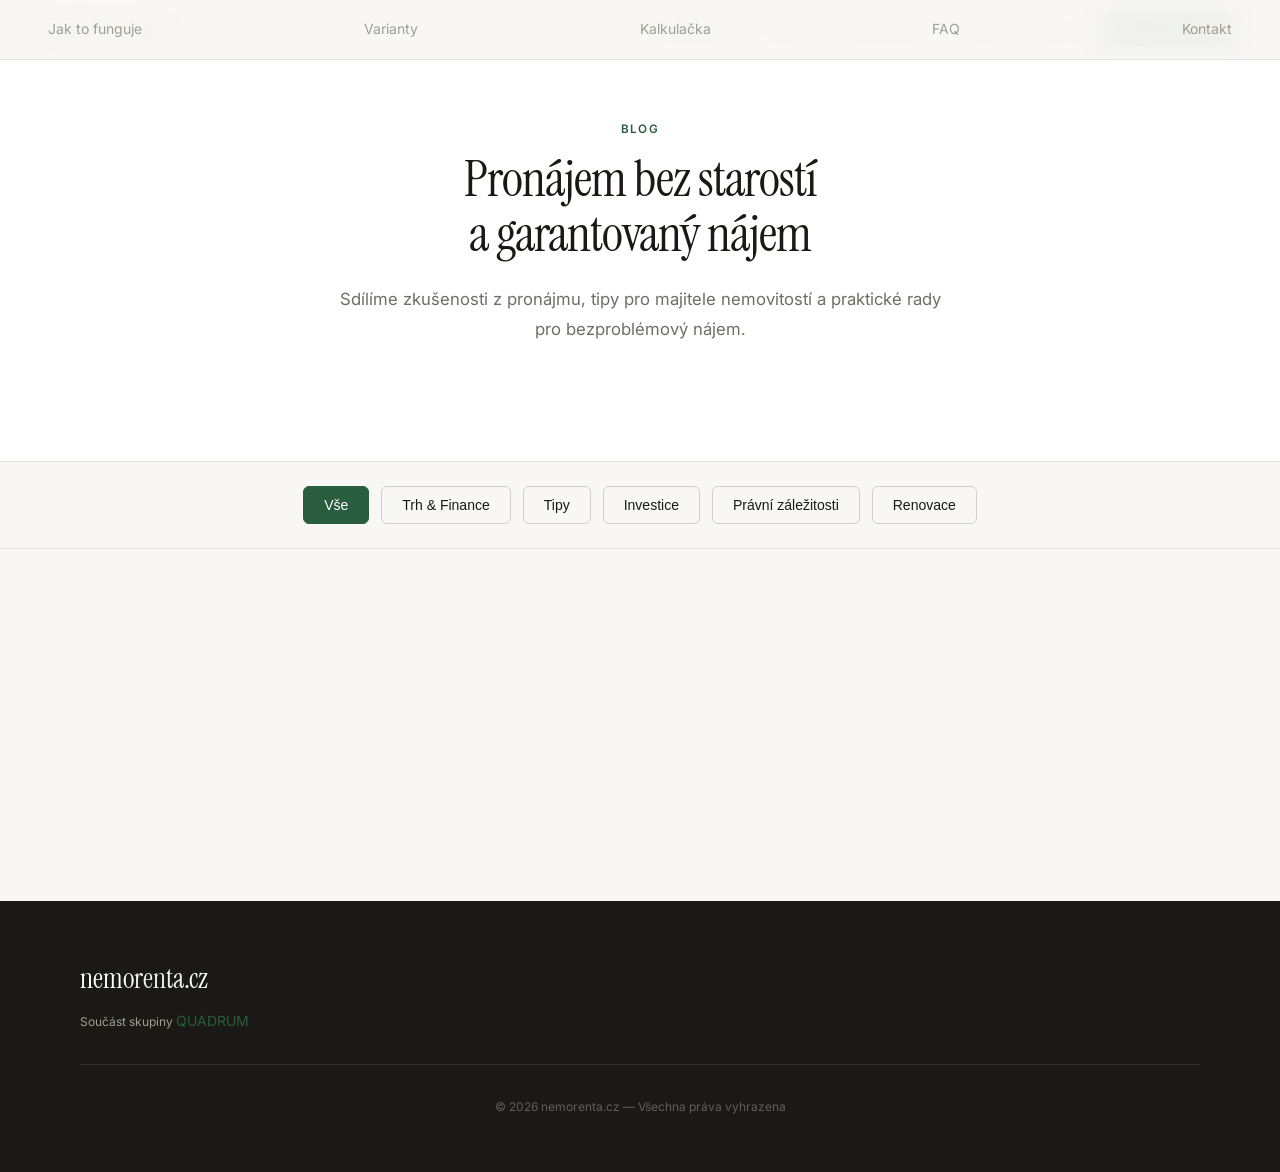
<file: blog/index.html>
<!DOCTYPE html>
<html lang="cs">
<head>
    <meta charset="UTF-8">
    <meta name="viewport" content="width=device-width, initial-scale=1.0">
    <meta name="description" content="Blog nemorenta.cz — Články o pronájmu nemovitostí, správě nájemníků a garantovaném nájmu.">
    <meta name="robots" content="index, follow">
    <meta property="og:title" content="Blog | nemorenta.cz">
    <meta property="og:description" content="Články o pronájmu nemovitostí, správě nájemníků a garantovaném nájmu.">
    <meta property="og:url" content="https://www.nemorenta.cz/blog/">
    <meta property="og:type" content="website">
    <meta property="og:locale" content="cs_CZ">
    <meta property="og:site_name" content="nemorenta.cz">
    <title>Blog | nemorenta.cz</title>
    <link rel="canonical" href="https://www.nemorenta.cz/blog/">

    <link rel="preconnect" href="https://fonts.googleapis.com">
    <link rel="preconnect" href="https://fonts.gstatic.com" crossorigin>
    <link href="https://fonts.googleapis.com/css2?family=Instrument+Serif:ital@0;1&family=Inter:wght@300;400;500;600&display=swap" rel="stylesheet">
    <style>
      :root {
        --white: #ffffff;
        --bg: #f8f7f5;
        --bg2: #f2f1ee;
        --border: #e4e2dd;
        --border2: #d0cec8;
        --text: #1a1916;
        --muted: #706d65;
        --subtle: #a09d96;
        --accent: #2a5c3f;
        --accent2: #3a7a55;
        --accent-light: #edf4f0;
        --accent-border: #b8d9c6;
      }
      * { margin: 0; padding: 0; box-sizing: border-box; }
      html { scroll-behavior: smooth; }
      body { background: var(--bg); color: var(--text); font-family: 'Inter', sans-serif; line-height: 1.6; font-size: 16px; -webkit-font-smoothing: antialiased; }

      nav { position: fixed; top: 0; left: 0; right: 0; z-index: 100; height: 60px; padding: 0 48px; display: flex; align-items: center; justify-content: space-between; background: rgba(248,247,245,0.94); backdrop-filter: blur(16px); border-bottom: 1px solid var(--border); }
      .logo { font-family: 'Instrument Serif', serif; font-size: 1.75rem; color: var(--text); text-decoration: none; font-weight: 500; }
      .logo span { color: var(--accent); }
      nav ul { display: flex; gap: 32px; list-style: none; align-items: center; }
      nav ul a { color: var(--muted); text-decoration: none; font-size: 0.875rem; font-weight: 450; transition: color 0.15s; }
      nav ul a:hover { color: var(--text); }
      .nav-cta { background: var(--accent) !important; color: white !important; padding: 8px 20px; border-radius: 6px; font-weight: 500 !important; }
      .nav-cta:hover { background: var(--accent2) !important; }

      .btn { background: var(--accent); color: white; padding: 13px 26px; border-radius: 6px; font-weight: 500; font-size: 0.9rem; text-decoration: none; border: none; cursor: pointer; transition: background 0.15s; display: inline-flex; align-items: center; gap: 8px; }
      .btn:hover { background: var(--accent2); }

      .wrap { max-width: 1280px; margin: 0 auto; padding: 96px 80px; }
      .wrap-sm { max-width: 860px; margin: 0 auto; padding: 96px 80px; }
      .eyebrow { font-size: 0.73rem; font-weight: 600; color: var(--accent); text-transform: uppercase; letter-spacing: 0.1em; margin-bottom: 12px; }
      h1 { font-family: 'Instrument Serif', serif; font-size: clamp(2.6rem, 4vw, 3.8rem); font-weight: 400; line-height: 1.08; letter-spacing: -0.02em; color: var(--text); margin-bottom: 24px; }
      h2 { font-family: 'Instrument Serif', serif; font-size: clamp(1.9rem, 2.8vw, 2.7rem); font-weight: 400; line-height: 1.12; letter-spacing: -0.02em; color: var(--text); margin-bottom: 16px; }
      .perex { font-size: 1.05rem; color: var(--muted); max-width: 620px; line-height: 1.78; margin: 0 auto 52px; }

      .blog-header { padding-top: 120px; padding-bottom: 64px; background: var(--white); border-bottom: 1px solid var(--border); text-align: center; }
      .blog-header .wrap { padding: 0 80px; }

      .category-filter { background: var(--bg); border-bottom: 1px solid var(--border); padding: 24px 0; }
      .category-filter .wrap { display: flex; gap: 12px; flex-wrap: wrap; justify-content: center; padding: 0 80px; }
      .filter-btn { background: transparent; color: var(--text); padding: 10px 20px; border-radius: 6px; font-weight: 500; font-size: 0.875rem; border: 1px solid var(--border2); cursor: pointer; transition: all 0.15s; }
      .filter-btn:hover { border-color: var(--accent); color: var(--accent); }
      .filter-btn.active { background: var(--accent); color: white; border-color: var(--accent); }

      .blog-section { padding: 80px 0; background: var(--bg); }
      .blog-grid { display: grid; grid-template-columns: repeat(3, 1fr); gap: 32px; transition: opacity 0.25s; }
      
      .blog-card { background: var(--white); border: 1px solid var(--border); border-radius: 10px; overflow: hidden; text-decoration: none; display: block; transition: all 0.2s; }
      .blog-card:hover { transform: translateY(-4px); box-shadow: 0 8px 24px rgba(0,0,0,0.08); border-color: var(--accent-border); }
      .blog-card-image { width: 100%; height: 200px; object-fit: cover; background: linear-gradient(135deg, #e8e5df 0%, #d4d0c8 100%); }
      .blog-card-content { padding: 24px; }
      .blog-card-meta { font-size: 0.75rem; color: var(--subtle); margin-bottom: 10px; }
      .blog-card-title { font-size: 1.1rem; font-weight: 600; color: var(--text); margin-bottom: 8px; line-height: 1.3; }
      .blog-card:hover .blog-card-title { color: var(--accent); }
      .blog-card-excerpt { font-size: 0.875rem; color: var(--muted); line-height: 1.6; display: -webkit-box; -webkit-line-clamp: 3; -webkit-box-orient: vertical; overflow: hidden; }
      .blog-card-category { position: absolute; top: 12px; left: 12px; background: var(--accent); color: white; font-size: 0.7rem; font-weight: 600; padding: 4px 12px; border-radius: 4px; text-transform: uppercase; letter-spacing: 0.05em; }
      .blog-card-image-wrap { position: relative; }

      .pagination { display: flex; justify-content: center; align-items: center; gap: 12px; margin-top: 64px; flex-wrap: wrap; }
      .pagination button { background: transparent; color: var(--text); padding: 10px 20px; border-radius: 6px; font-weight: 500; font-size: 0.875rem; border: 1px solid var(--border2); cursor: pointer; transition: all 0.15s; font-family: 'Inter', sans-serif; }
      .pagination button:hover:not(:disabled) { border-color: var(--accent); color: var(--accent); }
      .pagination button:disabled { opacity: 0.4; cursor: not-allowed; }
      .pagination button.active { background: var(--accent); color: white; border-color: var(--accent); }
      .page-number { width: 40px; height: 40px; padding: 0; display: flex; align-items: center; justify-content: center; }

      .loading, .error { text-align: center; padding: 80px 20px; }
      .loading { color: var(--muted); }
      .spinner { display: inline-block; width: 32px; height: 32px; border: 3px solid var(--border); border-top-color: var(--accent); border-radius: 50%; animation: spin 0.7s linear infinite; }
      @keyframes spin { to { transform: rotate(360deg); } }

      footer { background: var(--text); color: var(--white); }
      footer .wrap { padding: 56px 80px; }
      footer .footer-inner { display: flex; justify-content: space-between; align-items: center; flex-wrap: wrap; gap: 32px; }
      footer .logo { color: var(--white); }
      footer .logo span { color: var(--accent-light); }
      footer p { font-size: 0.75rem; color: var(--subtle); margin-top: 8px; }
      footer a { color: var(--subtle); text-decoration: none; font-size: 0.875rem; transition: color 0.15s; }
      footer a:hover { color: var(--white); }
      footer nav { display: flex; gap: 32px; }
      .footer-bottom { text-align: center; margin-top: 32px; padding-top: 32px; border-top: 1px solid rgba(255,255,255,0.1); }
      .footer-bottom p { font-size: 0.75rem; color: rgba(255,255,255,0.3); margin: 0; }

      @media (max-width: 960px) {
        nav { padding: 0 32px; }
        nav ul { display: none; }
        .wrap, .wrap-sm, .blog-header .wrap, .category-filter .wrap, footer .wrap { padding-left: 32px; padding-right: 32px; }
        .blog-grid { grid-template-columns: repeat(2, 1fr); gap: 24px; }
        h1 { font-size: 2.2rem; }
      }
      @media (max-width: 640px) {
        .blog-grid { grid-template-columns: 1fr; }
        footer nav { flex-direction: column; gap: 16px; text-align: center; }
        footer .footer-inner { flex-direction: column; text-align: center; }
      }
    </style>

    <script type="application/ld+json">
    {
      "@context": "https://schema.org",
      "@type": "Blog",
      "headline": "Blog nemorenta.cz",
      "description": "Články o pronájmu nemovitostí, správě nájemníků a garantovaném nájmu.",
      "url": "https://www.nemorenta.cz/blog/",
      "publisher": {
        "@type": "Organization",
        "name": "nemorenta.cz"
      }
    }
    </script>
</head>
<body>

    <nav>
        <a href="../index.html" class="logo">nemo<span>renta</span>.cz</a>
        <ul>
            <li><a href="../index.html#jak-to-funguje">Jak to funguje</a></li>
            <li><a href="../index.html#varianty">Varianty</a></li>
            <li><a href="../index.html#kalkulator">Kolik dostanu</a></li>
            <li><a href="../index.html#faq">Otázky</a></li>
            <li><a href="./index.html" style="color: var(--accent); font-weight: 500;">Blog</a></li>
            <li><a href="../index.html#formular" class="nav-cta">Chci nabídku</a></li>
        </ul>
    </nav>

    <section class="blog-header">
        <div class="wrap">
            <p class="eyebrow">Blog</p>
            <h1>Pronájem bez starostí<br>a garantovaný nájem</h1>
            <p class="perex">Sdílíme zkušenosti z pronájmu, tipy pro majitele nemovitostí a praktické rady pro bezproblémový nájem.</p>
        </div>
    </section>

    <section class="category-filter">
        <div class="wrap" id="category-filter"></div>
    </section>

    <section class="blog-section">
        <div class="wrap">
            <div id="loading" class="loading">
                <div class="spinner"></div>
                <p style="margin-top: 16px;">Načítání článků...</p>
            </div>

            <div id="error" class="error" style="display: none;">
                <p style="color: var(--accent); font-weight: 600;">Nepodařilo se načíst články. Zkuste to později.</p>
            </div>

            <div id="posts-container">
                <div id="blog-grid" class="blog-grid" style="display: none;"></div>
            </div>

            <div id="pagination-container" class="pagination" style="display: none;">
                <button id="prev-page" onclick="changePage(-1)" disabled>&larr; Předchozí</button>
                <div id="page-numbers"></div>
                <button id="next-page" onclick="changePage(1)">Další &rarr;</button>
            </div>
        </div>
    </section>

    <footer>
        <div class="wrap">
            <div class="footer-inner">
                <div>
                    <a href="../index.html" class="logo">nemo<span>renta</span>.cz</a>
                    <p>Součást skupiny <a href="https://quadrum.cz" style="color: var(--accent); text-decoration: none;">QUADRUM</a></p>
                </div>
                <nav>
                    <a href="../index.html#jak-to-funguje">Jak to funguje</a>
                    <a href="../index.html#varianty">Varianty</a>
                    <a href="../index.html#kalkulator">Kalkulačka</a>
                    <a href="../index.html#faq">FAQ</a>
                    <a href="../index.html#formular">Kontakt</a>
                </nav>
            </div>
            <div class="footer-bottom">
                <p>&copy; 2026 nemorenta.cz — Všechna práva vyhrazena</p>
            </div>
        </div>
    </footer>

    <script>
        let originalPosts = [];
        let allPosts = [];
        let currentPage = 1;
        const postsPerPage = 9;
        let isAnimating = false;
        let selectedCategory = 'all';

        document.addEventListener('DOMContentLoaded', function() {
            loadBlogPosts();
            initCategoryFilter();
        });

        async function loadBlogPosts() {
            const loading = document.getElementById('loading');
            const error = document.getElementById('error');
            const blogGrid = document.getElementById('blog-grid');

            try {
                const response = await fetch('./posts.json');
                if (!response.ok) throw new Error('Nepodařilo se načíst data');

                const data = await response.json();
                const sortedPosts = (data.posts || []).slice().sort((a, b) => new Date(b.date) - new Date(a.date));
                displayBlogPosts(sortedPosts);

                loading.style.display = 'none';
                blogGrid.classList.remove('hidden');
                blogGrid.style.display = 'grid';
            } catch (err) {
                console.error('Chyba při načítání blog postů:', err);
                loading.style.display = 'none';
                error.classList.remove('hidden');
            }
        }

        function displayBlogPosts(posts) {
            originalPosts = posts;
            applyFilterAndRender();
        }

        function initCategoryFilter() {
            const container = document.getElementById('category-filter');
            if (!container) return;
            const categories = [
                { key: 'all', label: 'Vše' },
                { key: 'market', label: 'Trh & Finance' },
                { key: 'tips', label: 'Tipy' },
                { key: 'investment', label: 'Investice' },
                { key: 'legal', label: 'Právní záležitosti' },
                { key: 'renovation', label: 'Renovace' },
            ];
            container.innerHTML = '';
            categories.forEach(function(cat) {
                var btn = document.createElement('button');
                btn.textContent = cat.label;
                btn.setAttribute('data-cat', cat.key);
                btn.className = 'filter-btn';
                btn.onclick = function() { setCategory(cat.key); };
                container.appendChild(btn);
            });
            updateFilterActiveStyles();
        }

        function setCategory(cat) {
            if (selectedCategory === cat) return;
            selectedCategory = cat;
            applyFilterAndRender();
        }

        function updateFilterActiveStyles() {
            var container = document.getElementById('category-filter');
            if (!container) return;
            var buttons = Array.from(container.querySelectorAll('button[data-cat]'));
            buttons.forEach(function(btn) {
                var cat = btn.getAttribute('data-cat');
                var active = (cat === selectedCategory);
                if (active) {
                    btn.classList.add('active');
                } else {
                    btn.classList.remove('active');
                }
            });
        }

        function applyFilterAndRender() {
            var filtered = selectedCategory === 'all' ? originalPosts : originalPosts.filter(function(p) { return p.category === selectedCategory; });
            allPosts = filtered;
            currentPage = 1;
            updatePostsView();
            updatePagination();
            updateFilterActiveStyles();
        }

        function updatePostsView() {
            if (isAnimating) return;

            var blogGrid = document.getElementById('blog-grid');
            var paginationContainer = document.getElementById('pagination-container');

            var startIndex = (currentPage - 1) * postsPerPage;
            var endIndex = startIndex + postsPerPage;
            var currentPosts = allPosts.slice(startIndex, endIndex);

            isAnimating = true;
            blogGrid.style.opacity = '0';

            setTimeout(function() {
                blogGrid.innerHTML = '';
                currentPosts.forEach(function(post) {
                    blogGrid.appendChild(createBlogCard(post));
                });

                setTimeout(function() {
                    blogGrid.style.opacity = '1';
                    isAnimating = false;
                }, 50);
            }, 250);

            blogGrid.style.display = 'grid';
            paginationContainer.style.display = allPosts.length > postsPerPage ? 'flex' : 'none';
            paginationContainer.classList.remove('hidden');
        }

        function createBlogCard(post) {
            var card = document.createElement('a');
            card.href = './detail.html?id=' + post.id;
            card.className = 'blog-card';

            card.innerHTML =
                '<div class="blog-card-image-wrap">' +
                    '<img src="' + post.image + '" alt="' + (post.imageAlt || '') + '" class="blog-card-image" onerror="this.src=\'../hero.png\'">' +
                    '<span class="blog-card-category">' + post.categoryName + '</span>' +
                '</div>' +
                '<div class="blog-card-content">' +
                    '<p class="blog-card-meta">' + post.dateFormatted + ' · ' + post.readTime + ' min čtení</p>' +
                    '<h3 class="blog-card-title">' + post.title + '</h3>' +
                    '<p class="blog-card-excerpt">' + post.excerpt + '</p>' +
                '</div>';

            return card;
        }

        function changePage(direction) {
            if (isAnimating) return;
            var totalPages = Math.ceil(allPosts.length / postsPerPage);
            var newPage = currentPage + direction;
            if (newPage >= 1 && newPage <= totalPages) {
                currentPage = newPage;
                updatePostsView();
                updatePagination();
                document.getElementById('posts-container').scrollIntoView({ behavior: 'smooth', block: 'start' });
            }
        }

        function goToPage(page) {
            if (isAnimating) return;
            var totalPages = Math.ceil(allPosts.length / postsPerPage);
            if (page >= 1 && page <= totalPages && page !== currentPage) {
                currentPage = page;
                updatePostsView();
                updatePagination();
                document.getElementById('posts-container').scrollIntoView({ behavior: 'smooth', block: 'start' });
            }
        }

        function updatePagination() {
            var totalPages = Math.ceil(allPosts.length / postsPerPage);
            var prevBtn = document.getElementById('prev-page');
            var nextBtn = document.getElementById('next-page');
            var pageNumbers = document.getElementById('page-numbers');

            prevBtn.disabled = currentPage <= 1;
            nextBtn.disabled = currentPage >= totalPages;

            pageNumbers.innerHTML = '';
            if (totalPages <= 1) return;

            for (var i = 1; i <= totalPages; i++) {
                addPageButton(i);
            }
        }

        function addPageButton(page) {
            var button = document.createElement('button');
            button.textContent = page;
            button.onclick = function() { goToPage(page); };
            var isActive = page === currentPage;
            button.className = 'page-number' + (isActive ? ' active' : '');
            document.getElementById('page-numbers').appendChild(button);
        }
    </script>
</body>
</html>
</file>
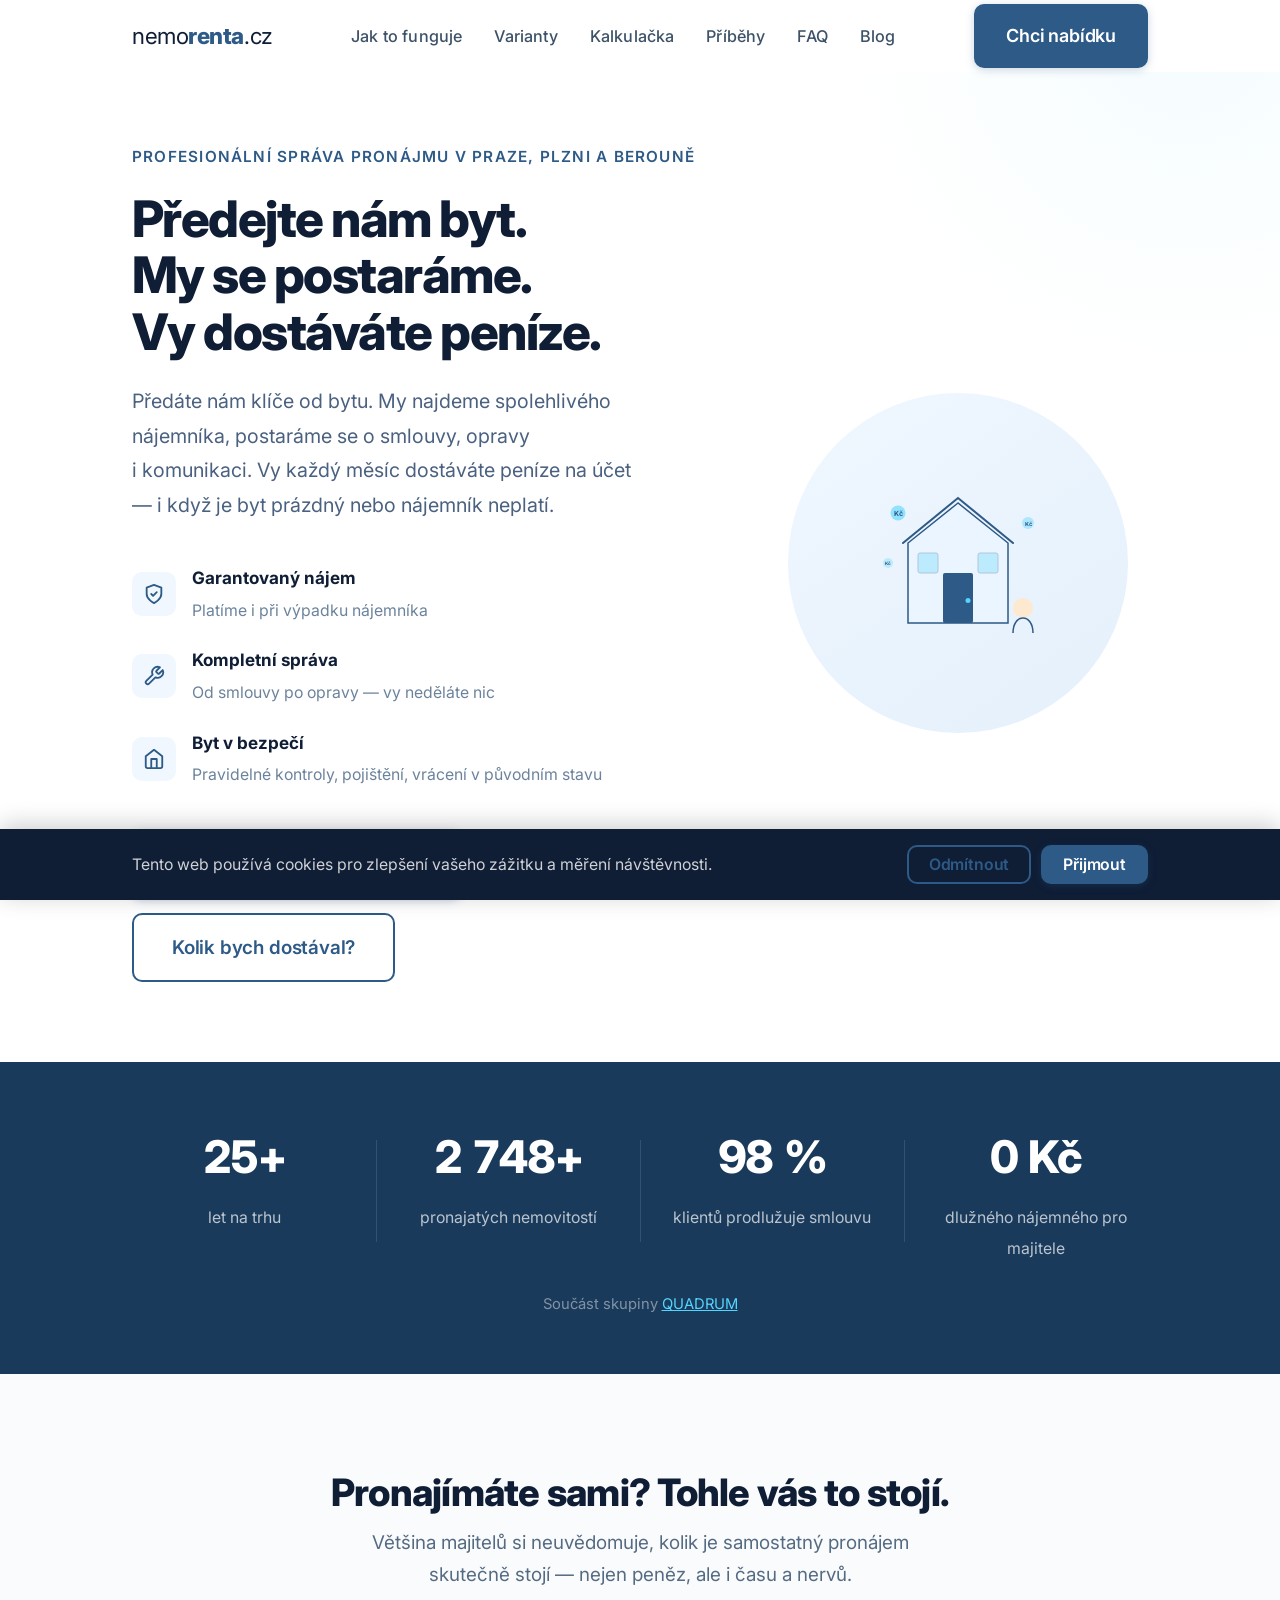
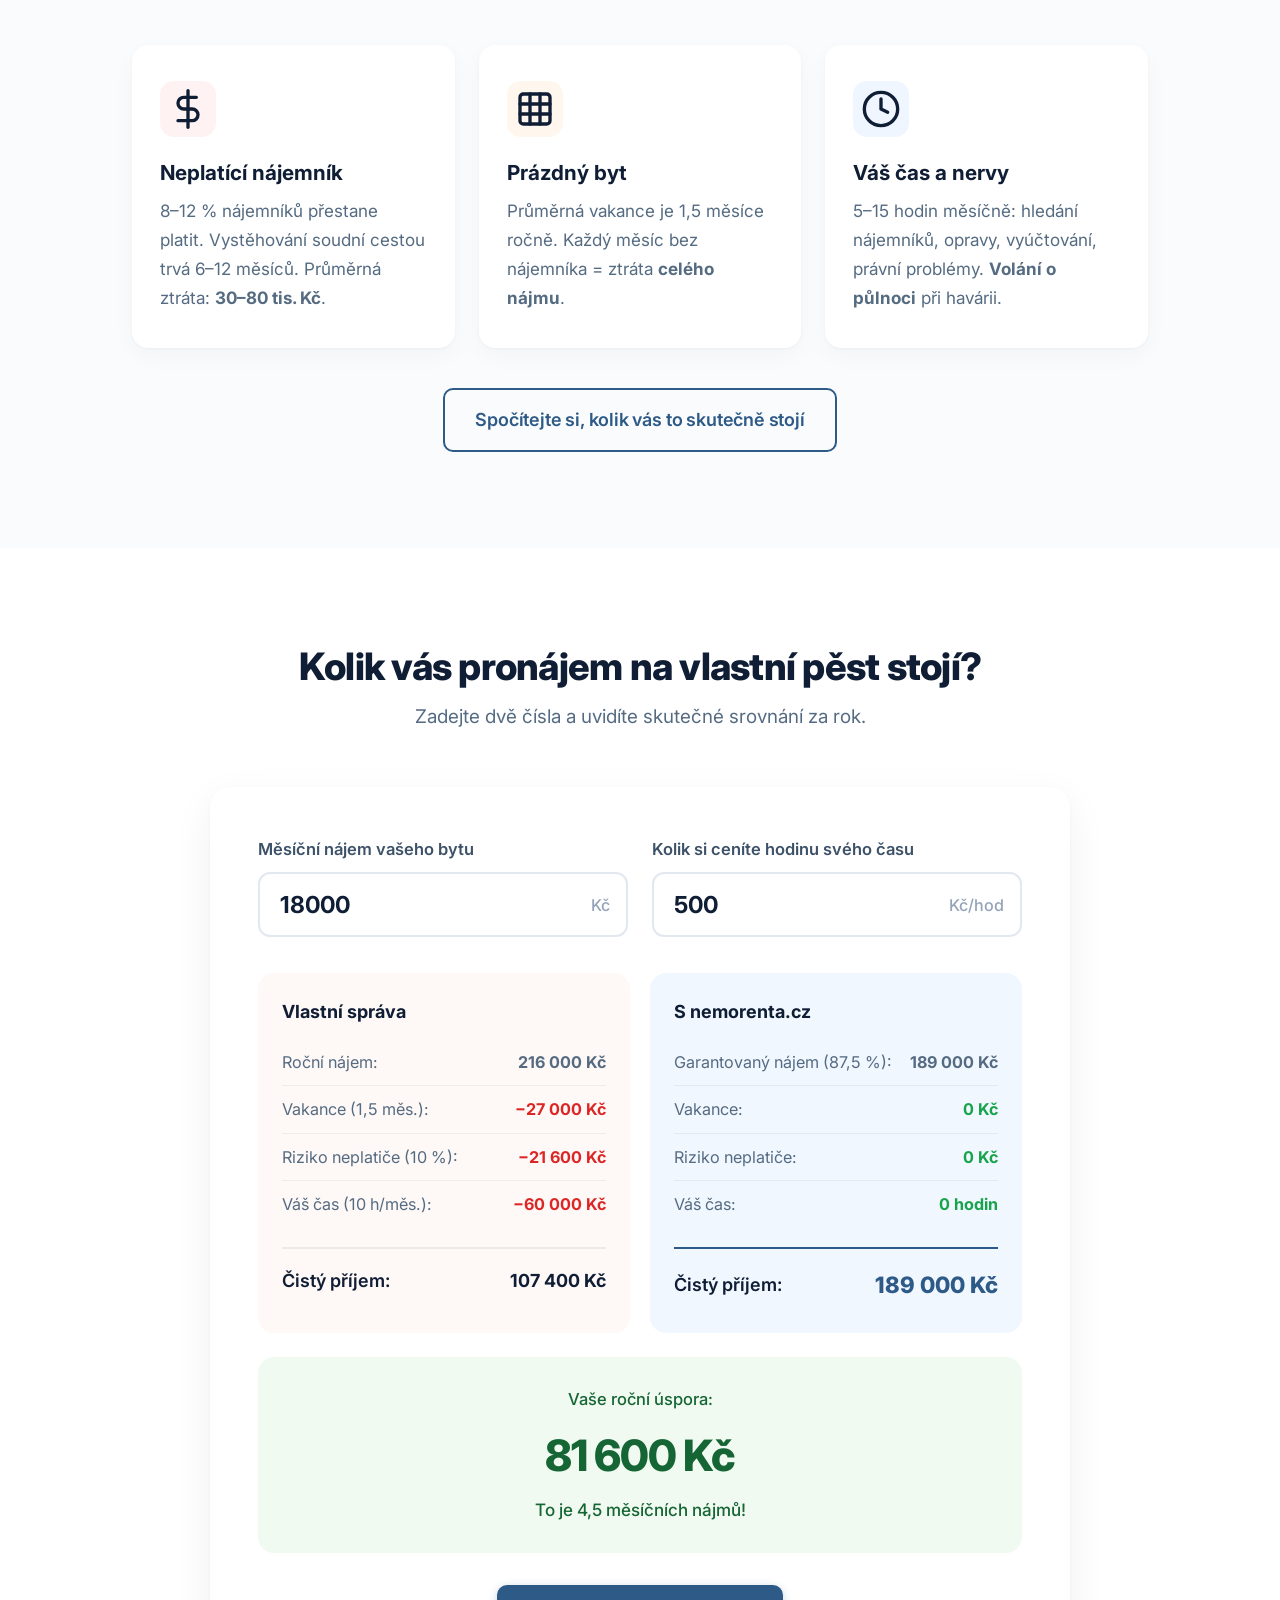
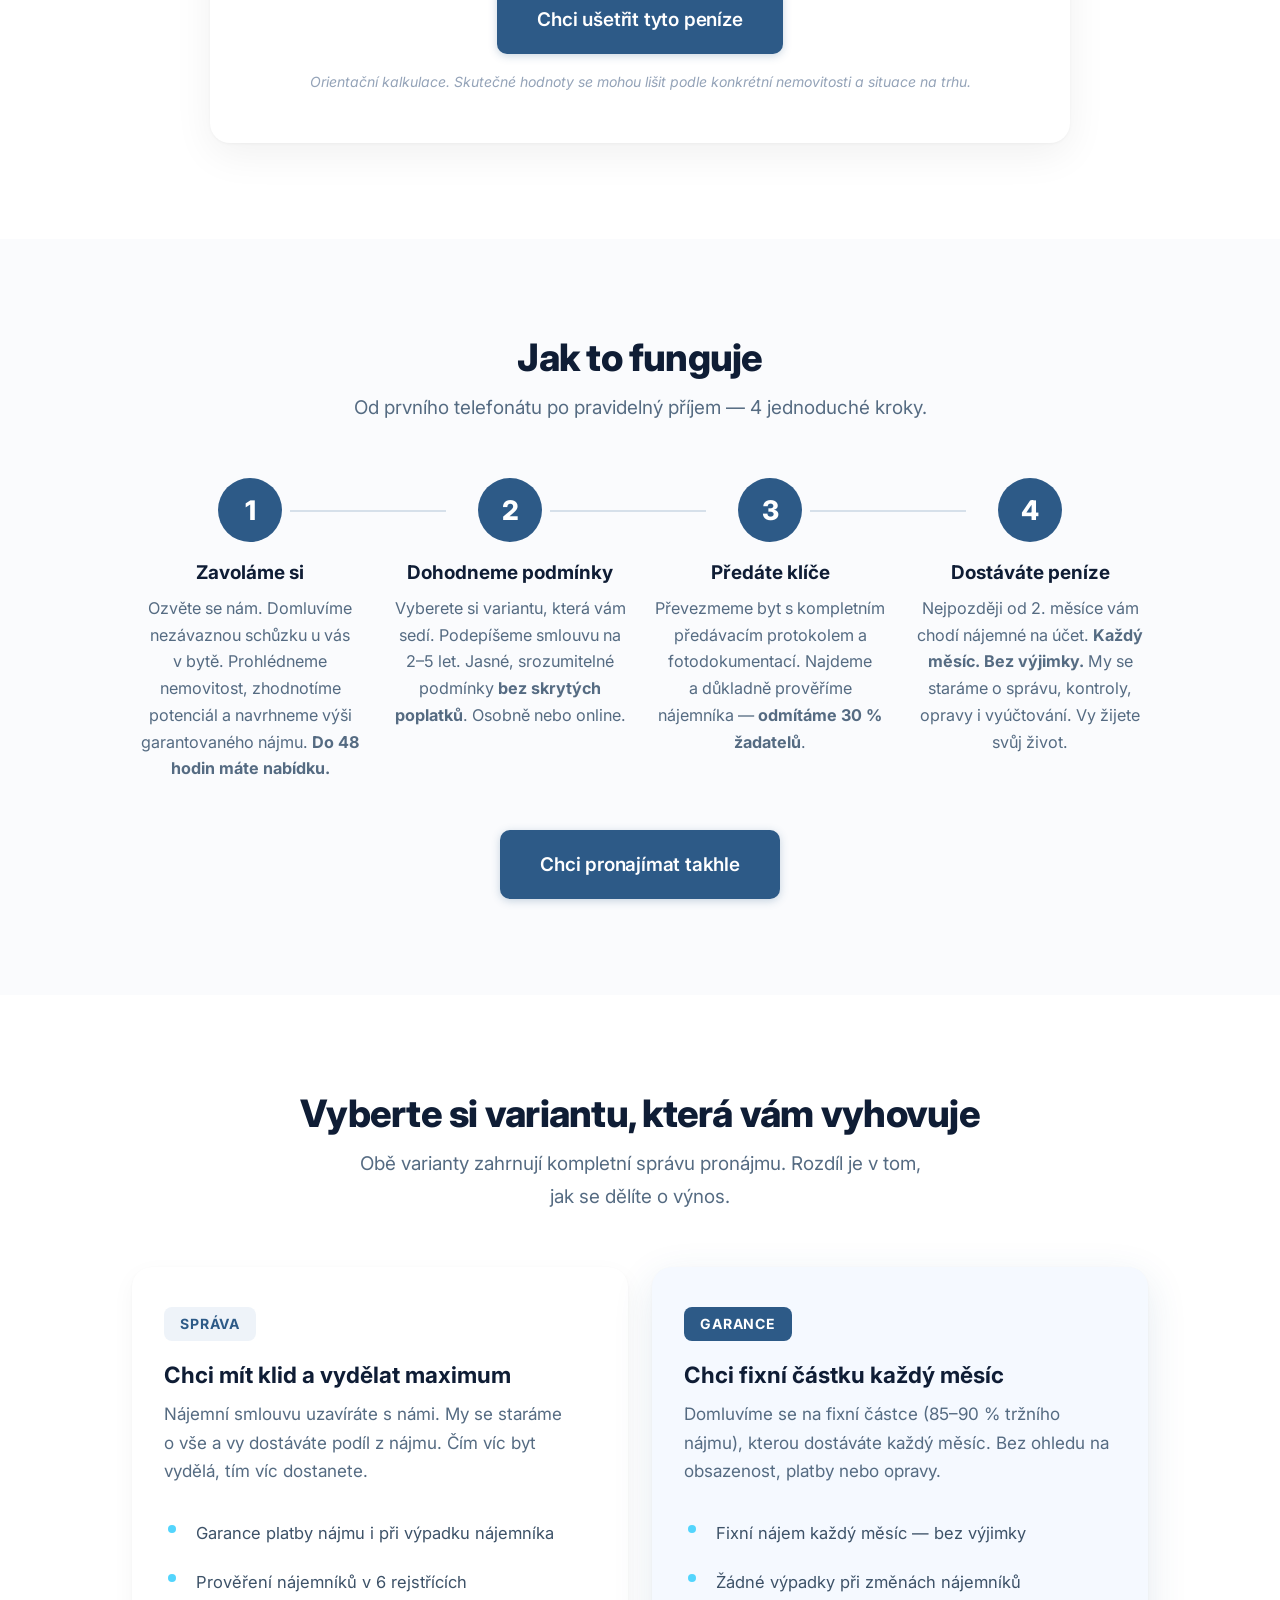
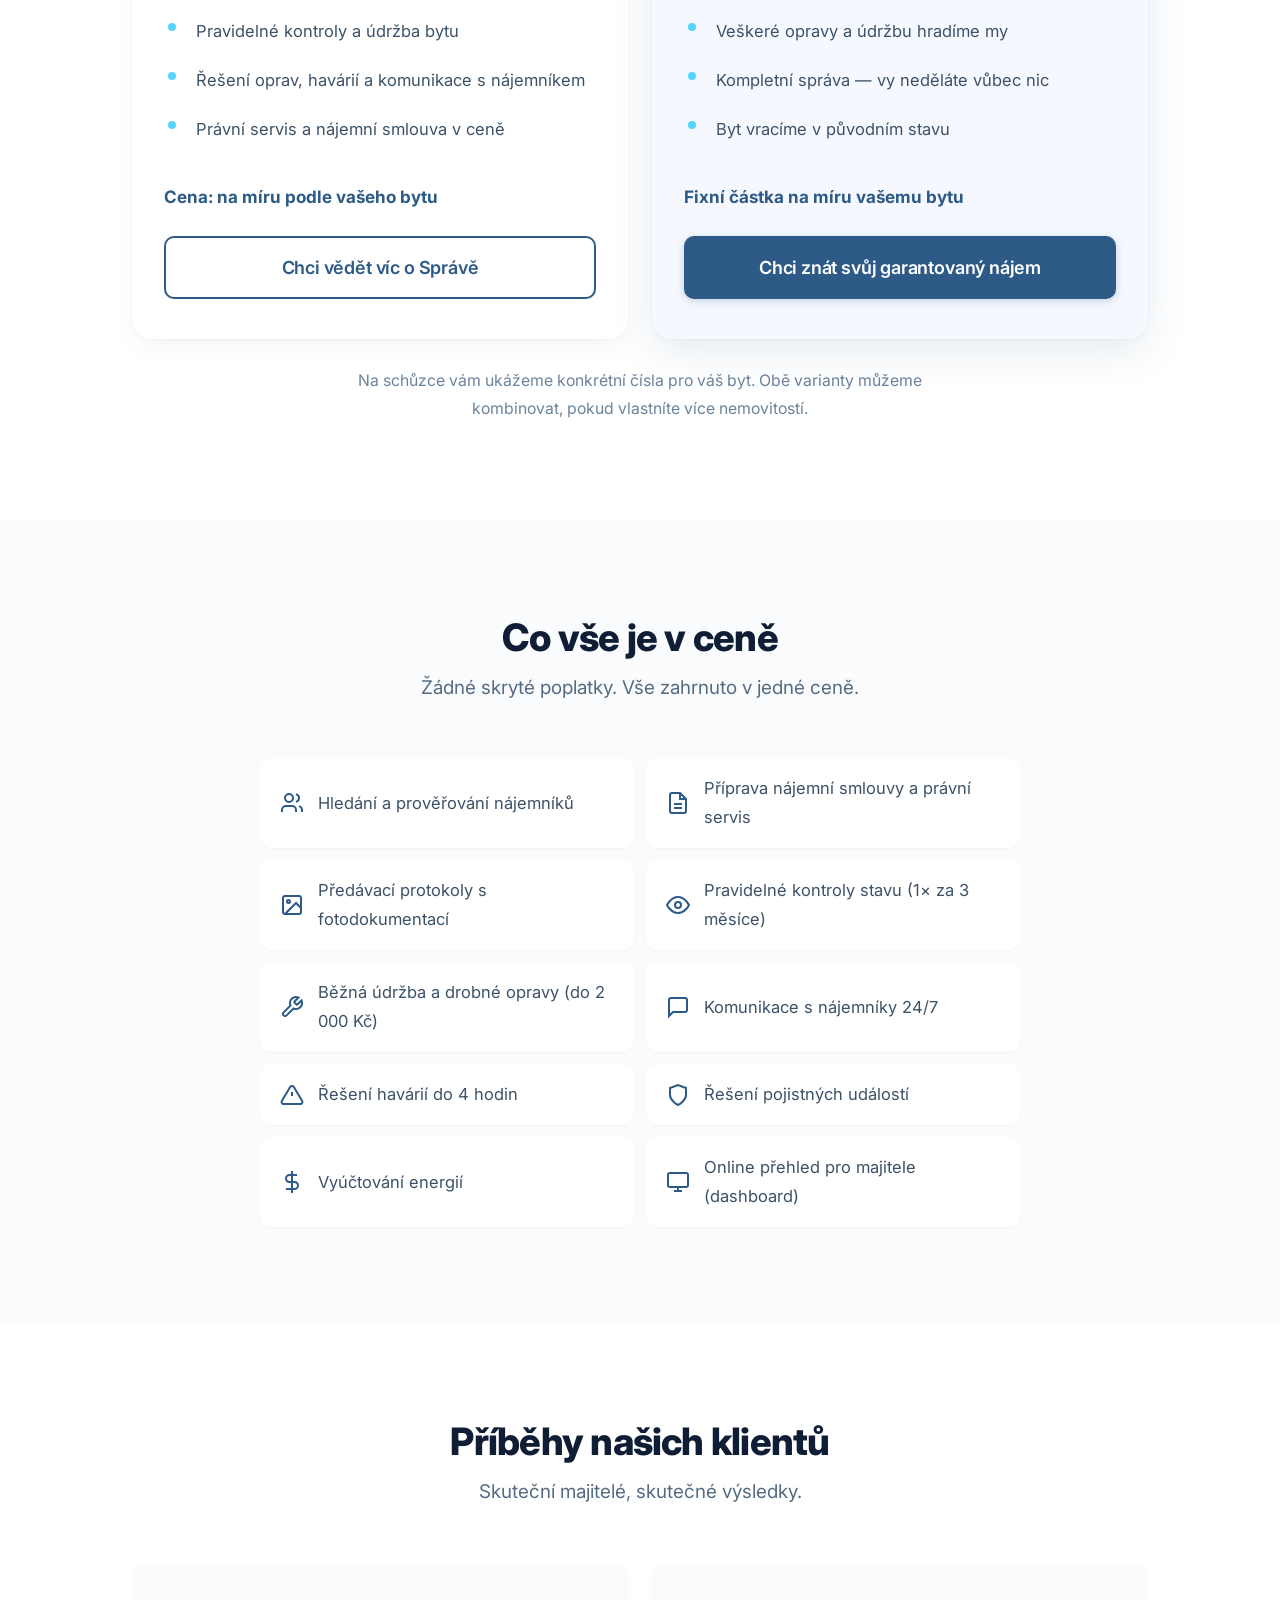
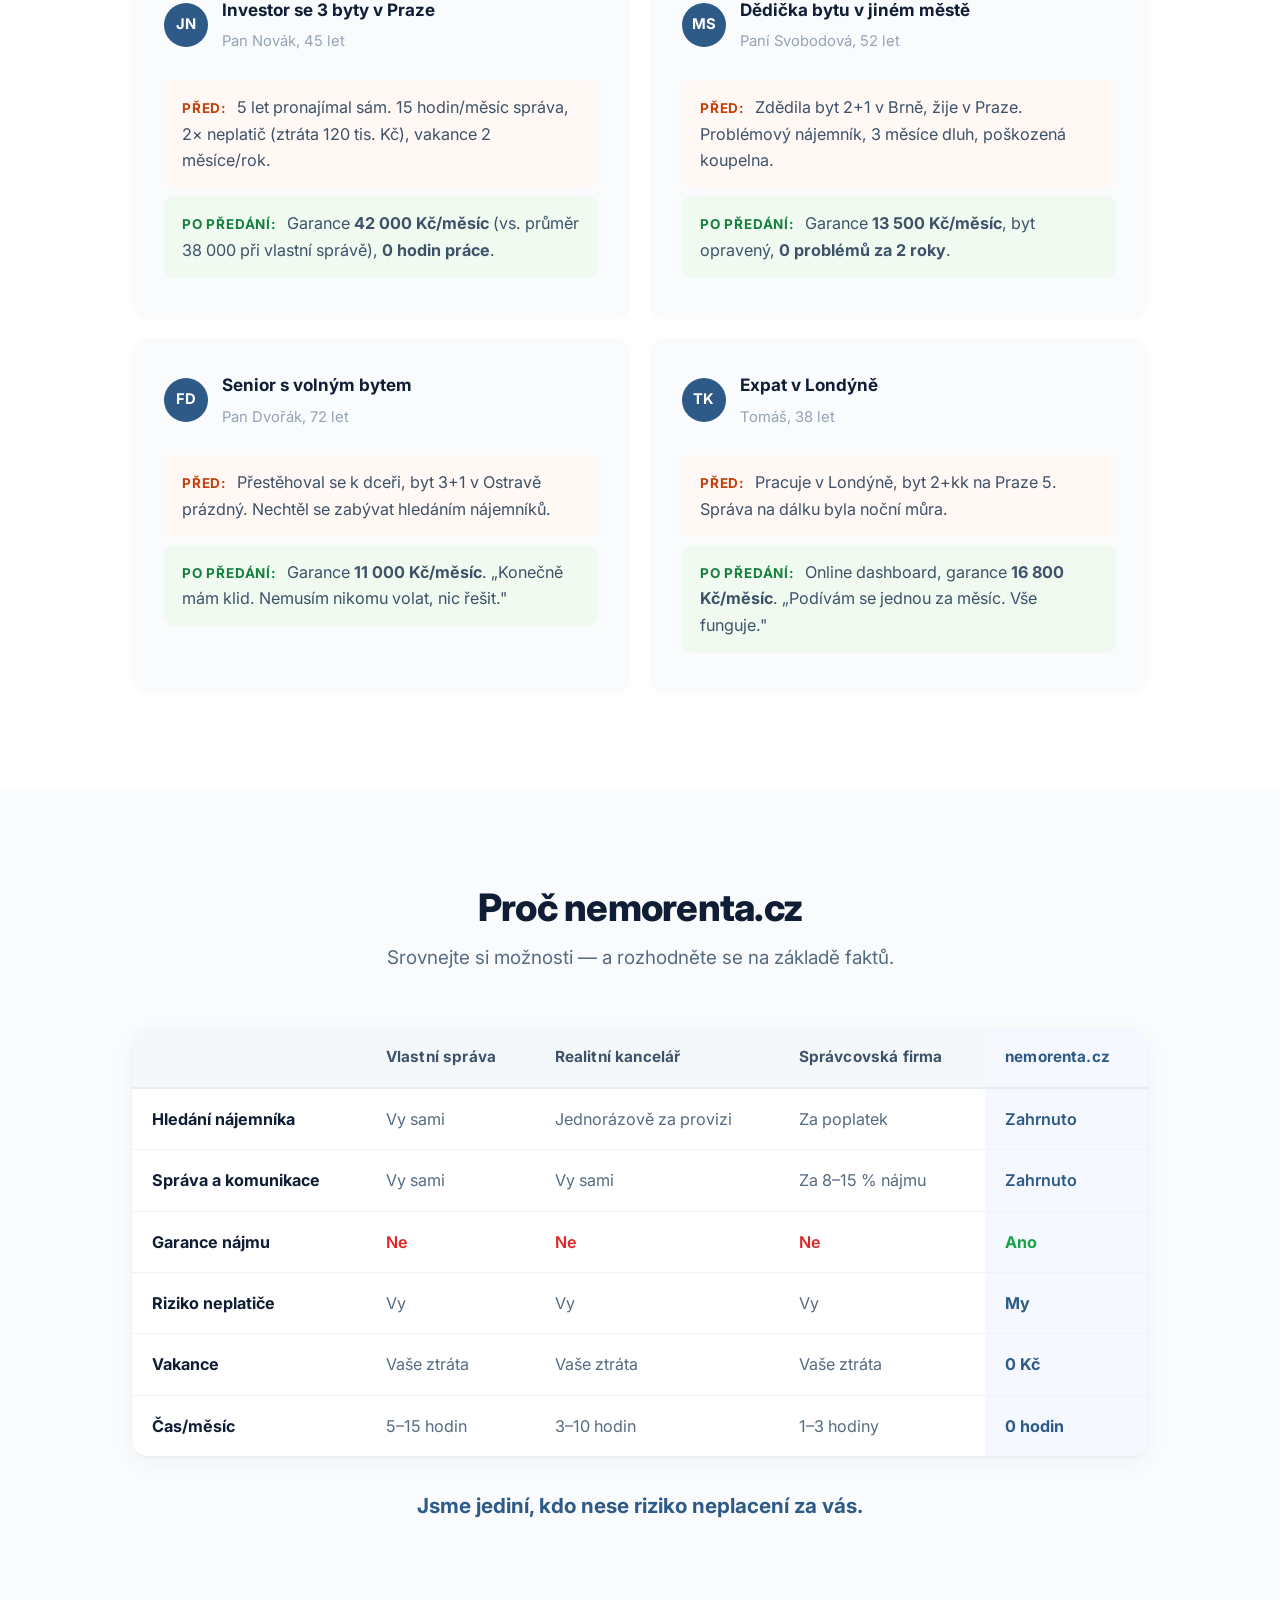
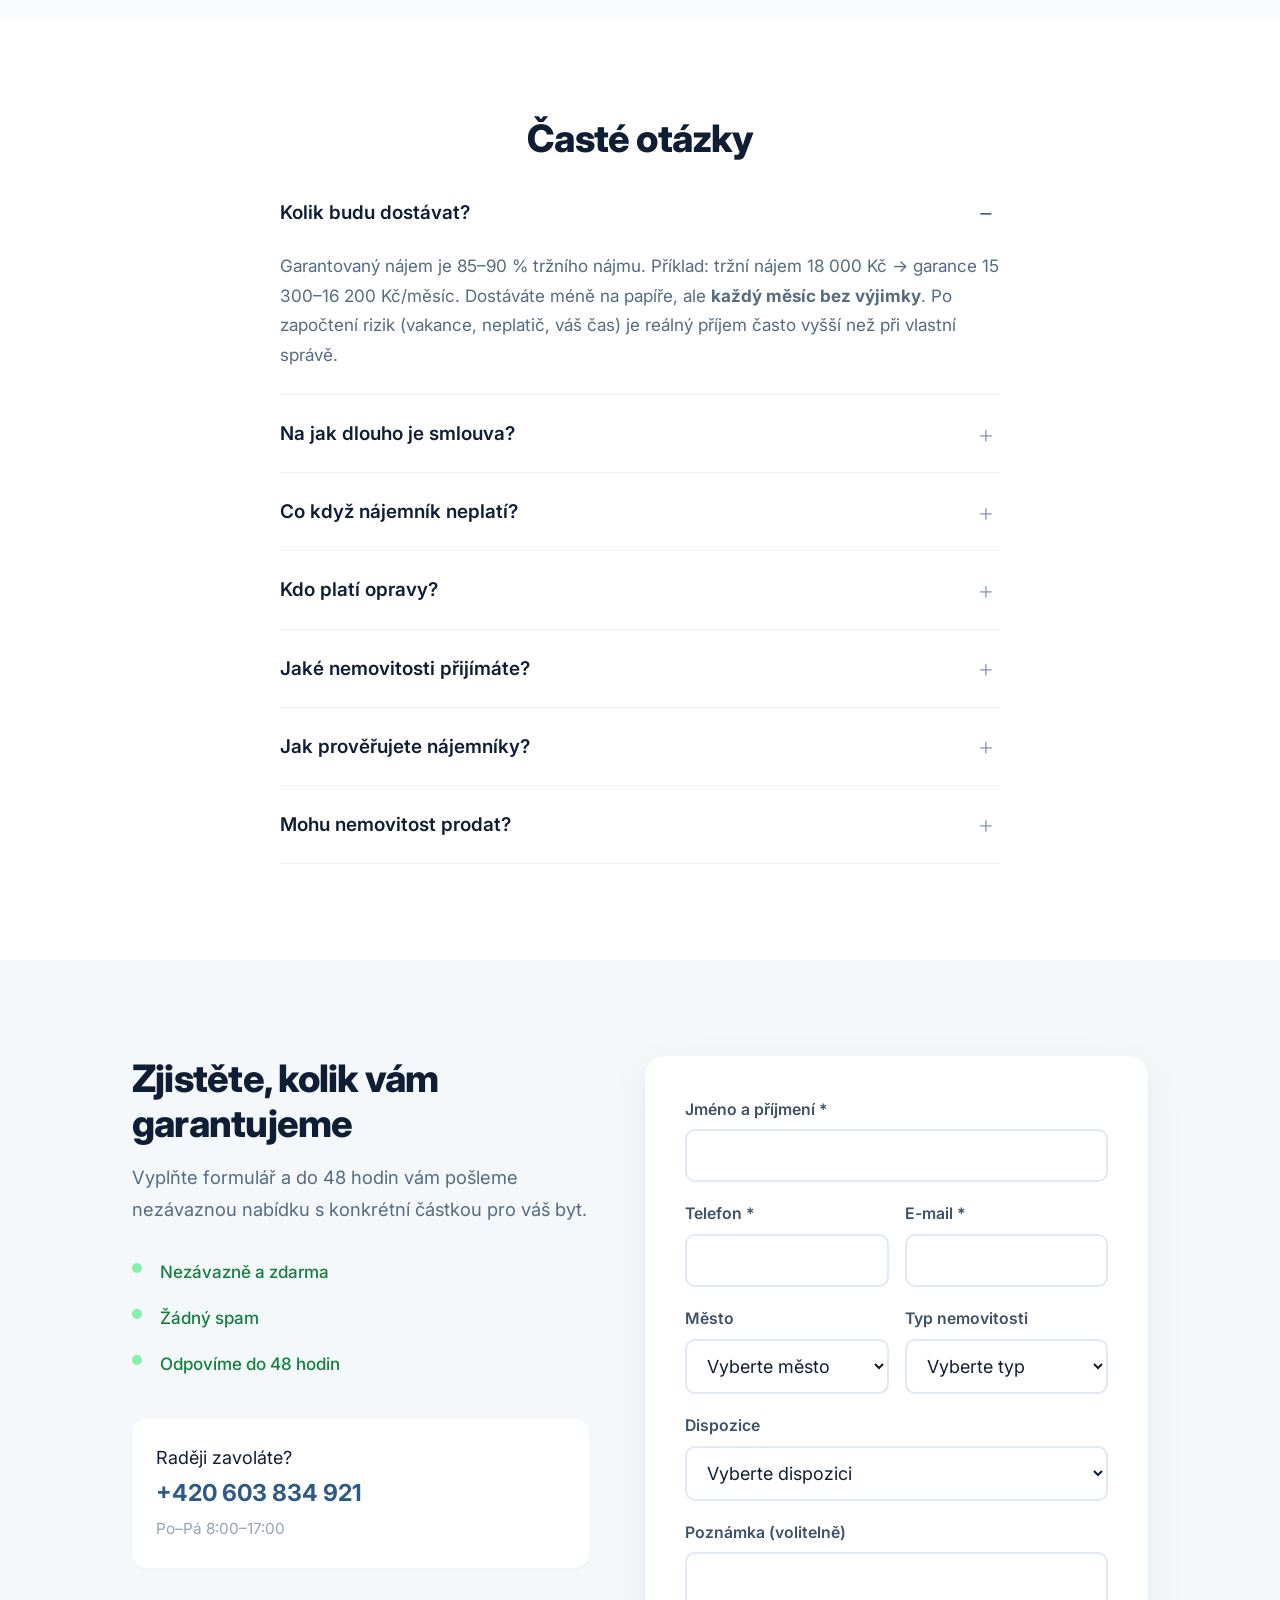
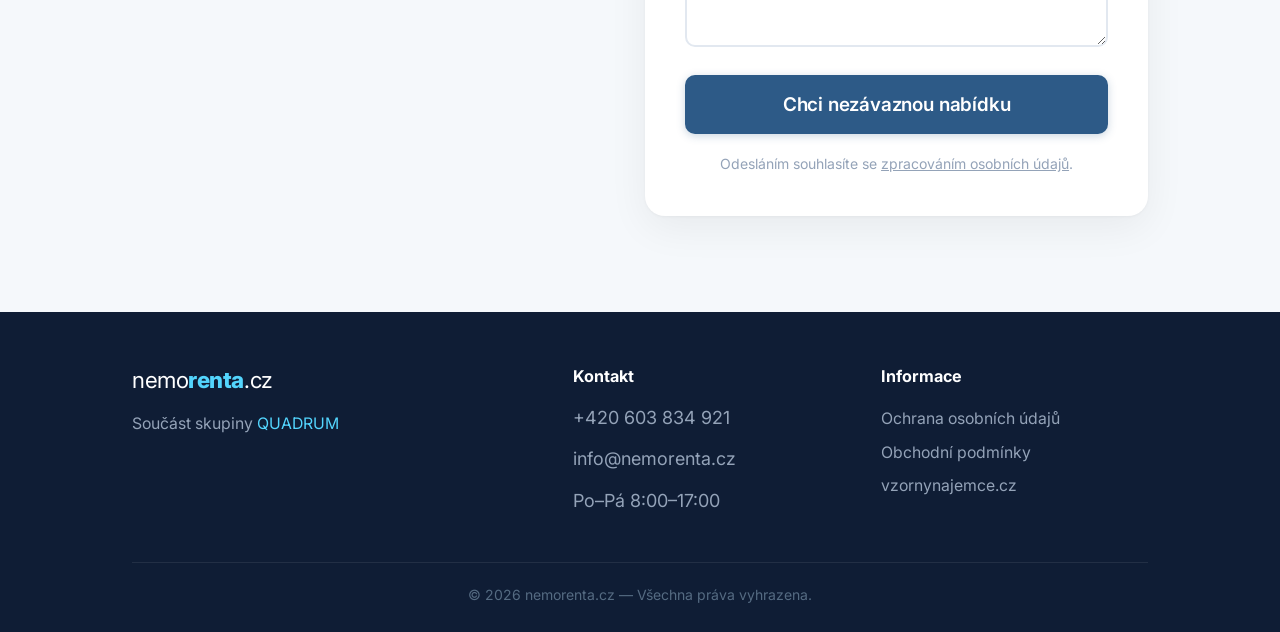
<file: index1.html>
<!DOCTYPE html>
<html lang="cs">
<head>
  <meta charset="UTF-8">
  <meta name="viewport" content="width=device-width, initial-scale=1.0">
  <title>nemorenta.cz – Pronájem bez starostí | Garantovaný nájem a správa nemovitostí</title>
  <meta name="description" content="Předejte nám svůj byt do správy. Garantujeme pravidelný nájem každý měsíc, staráme se o nájemníky i údržbu. Jednoduché a bezpečné.">
  <meta name="robots" content="index, follow">
  <meta property="og:title" content="nemorenta.cz – Pronájem bez starostí">
  <meta property="og:description" content="Předejte nám svůj byt do správy. Garantujeme pravidelný nájem každý měsíc.">
  <meta property="og:type" content="website">
  <meta property="og:url" content="https://nemorenta.cz">
  <meta property="og:locale" content="cs_CZ">
  <link rel="canonical" href="https://nemorenta.cz">
  <link rel="preconnect" href="https://fonts.googleapis.com">
  <link rel="preconnect" href="https://fonts.gstatic.com" crossorigin>
  <link href="https://fonts.googleapis.com/css2?family=Inter:wght@400;500;600;700;800&display=swap" rel="stylesheet">
  <link rel="icon" type="image/svg+xml" href="data:image/svg+xml,<svg xmlns='http://www.w3.org/2000/svg' viewBox='0 0 32 32'><rect width='32' height='32' rx='6' fill='%232D5A87'/><text x='16' y='23' text-anchor='middle' fill='white' font-size='18' font-weight='bold' font-family='sans-serif'>n</text></svg>">
  <link rel="stylesheet" href="style.css">

  <!-- Schema.org: LocalBusiness -->
  <script type="application/ld+json">
  {
    "@context": "https://schema.org",
    "@type": "LocalBusiness",
    "name": "nemorenta.cz",
    "description": "Profesionální správa pronájmu a garantovaný nájem pro majitele nemovitostí.",
    "url": "https://nemorenta.cz",
    "telephone": "+420603834921",
    "address": {
      "@type": "PostalAddress",
      "addressLocality": "Praha",
      "addressCountry": "CZ"
    },
    "parentOrganization": {
      "@type": "Organization",
      "name": "QUADRUM",
      "url": "https://quadrum.cz"
    }
  }
  </script>

  <!-- Schema.org: FAQPage -->
  <script type="application/ld+json">
  {
    "@context": "https://schema.org",
    "@type": "FAQPage",
    "mainEntity": [
      {
        "@type": "Question",
        "name": "Kolik budu dostávat?",
        "acceptedAnswer": {
          "@type": "Answer",
          "text": "Garantovaný nájem je 85–90 % tržního nájmu. Příklad: tržní nájem 18 000 Kč → garance 15 300–16 200 Kč/měsíc. Dostáváte méně na papíře, ale KAŽDÝ měsíc bez výjimky."
        }
      },
      {
        "@type": "Question",
        "name": "Na jak dlouho je smlouva?",
        "acceptedAnswer": {
          "@type": "Answer",
          "text": "Standardně 3 roky, minimum 2 roky. Výpovědní lhůta 3 měsíce. Po skončení můžete prodloužit, převzít nájemníka, nebo nemovitost převzít zpět."
        }
      },
      {
        "@type": "Question",
        "name": "Co když nájemník neplatí?",
        "acceptedAnswer": {
          "@type": "Answer",
          "text": "To je náš problém, ne váš. Vy dostáváte garantovaný nájem bez ohledu na platby nájemníka. Máme screening, kauce 2 měsíce, pojištění a právní oddělení."
        }
      },
      {
        "@type": "Question",
        "name": "Kdo platí opravy?",
        "acceptedAnswer": {
          "@type": "Answer",
          "text": "Drobné opravy do 2 000 Kč jsou v ceně. Větší opravy hradí majitel, ale my vše koordinujeme – vybereme řemeslníka, dohlédneme na kvalitu. Havárie řešíme do 4 hodin."
        }
      },
      {
        "@type": "Question",
        "name": "Jaké nemovitosti přijímáte?",
        "acceptedAnswer": {
          "@type": "Answer",
          "text": "Byty a domy v dobrém stavu v Praze a krajských městech. Funkční rozvody, bez závažných vad, platný PENB. Před podpisem provedeme bezplatnou prohlídku a ocenění."
        }
      },
      {
        "@type": "Question",
        "name": "Jak prověřujete nájemníky?",
        "acceptedAnswer": {
          "@type": "Answer",
          "text": "5stupňový screening: ověření identity, kontrola příjmu (min. 3× nájem), registry dlužníků (SOLUS, CRIBIS, exekuce), reference od předchozího pronajímatele, osobní pohovor. Odmítáme cca 30 % žadatelů."
        }
      },
      {
        "@type": "Question",
        "name": "Mohu nemovitost prodat?",
        "acceptedAnswer": {
          "@type": "Answer",
          "text": "Ano. Nový majitel může převzít smlouvu (výhoda – okamžitý příjem), nebo ji ukončíme s 3měsíční výpovědní lhůtou."
        }
      }
    ]
  }
  </script>
</head>
<body>

  <!-- ========== HEADER / NAV ========== -->
  <header class="header" id="header">
    <div class="container header__inner">
      <a href="/" class="header__logo">
        <span class="logo-text">nemo<strong>renta</strong>.cz</span>
      </a>
      <nav class="header__nav header__nav--desktop">
        <a href="#jak-to-funguje">Jak to funguje</a>
        <a href="#varianty">Varianty</a>
        <a href="#kalkulacka">Kalkulačka</a>
        <a href="#pribehy">Příběhy</a>
        <a href="#faq">FAQ</a>
        <a href="./blog/index.html">Blog</a>
      </nav>
      <a href="#formular" class="btn btn--primary header__cta">Chci nabídku</a>
      <button class="header__hamburger" id="hamburger" aria-label="Menu">
        <span></span><span></span><span></span>
      </button>
    </div>
  </header>

  <!-- Mobile nav overlay (outside header to avoid stacking context issues) -->
  <div class="mobile-nav" id="mobile-nav">
    <nav class="mobile-nav__inner">
      <a href="#jak-to-funguje">Jak to funguje</a>
      <a href="#varianty">Varianty</a>
      <a href="#kalkulacka">Kalkulačka</a>
      <a href="#pribehy">Příběhy</a>
      <a href="#faq">FAQ</a>
      <a href="./blog/index.html">Blog</a>
      <a href="#formular" class="btn btn--primary btn--lg btn--full mobile-nav__cta">Chci nabídku</a>
    </nav>
  </div>

  <!-- ========== 1. HERO ========== -->
  <section class="hero" id="hero">
    <div class="container hero__inner">
      <div class="hero__content">
        <p class="hero__overtitle">Profesionální správa pronájmu v Praze, Plzni a Berouně</p>
        <h1 class="hero__title">Předejte nám byt.<br>My se postaráme.<br>Vy dostáváte peníze.</h1>
        <p class="hero__subtitle">Předáte nám klíče od bytu. My najdeme spolehlivého nájemníka, postaráme se o&nbsp;smlouvy, opravy i&nbsp;komunikaci. Vy každý měsíc dostáváte peníze na&nbsp;účet — i&nbsp;když je byt prázdný nebo nájemník neplatí.</p>

        <div class="hero__features">
          <div class="hero__feature">
            <div class="hero__feature-icon">
              <svg width="32" height="32" viewBox="0 0 24 24" fill="none" stroke="currentColor" stroke-width="2" stroke-linecap="round" stroke-linejoin="round"><path d="M12 22s8-4 8-10V5l-8-3-8 3v7c0 6 8 10 8 10z"/><path d="m9 12 2 2 4-4"/></svg>
            </div>
            <div>
              <strong>Garantovaný nájem</strong>
              <span>Platíme i při výpadku nájemníka</span>
            </div>
          </div>
          <div class="hero__feature">
            <div class="hero__feature-icon">
              <svg width="32" height="32" viewBox="0 0 24 24" fill="none" stroke="currentColor" stroke-width="2" stroke-linecap="round" stroke-linejoin="round"><path d="M14.7 6.3a1 1 0 0 0 0 1.4l1.6 1.6a1 1 0 0 0 1.4 0l3.77-3.77a6 6 0 0 1-7.94 7.94l-6.91 6.91a2.12 2.12 0 0 1-3-3l6.91-6.91a6 6 0 0 1 7.94-7.94l-3.76 3.76z"/></svg>
            </div>
            <div>
              <strong>Kompletní správa</strong>
              <span>Od smlouvy po opravy — vy neděláte nic</span>
            </div>
          </div>
          <div class="hero__feature">
            <div class="hero__feature-icon">
              <svg width="32" height="32" viewBox="0 0 24 24" fill="none" stroke="currentColor" stroke-width="2" stroke-linecap="round" stroke-linejoin="round"><path d="m3 9 9-7 9 7v11a2 2 0 0 1-2 2H5a2 2 0 0 1-2-2z"/><polyline points="9 22 9 12 15 12 15 22"/></svg>
            </div>
            <div>
              <strong>Byt v bezpečí</strong>
              <span>Pravidelné kontroly, pojištění, vrácení v původním stavu</span>
            </div>
          </div>
        </div>

        <div class="hero__ctas">
          <a href="#formular" class="btn btn--primary btn--lg">Chci pronajímat bez starostí</a>
          <a href="#kalkulacka" class="btn btn--outline btn--lg">Kolik bych dostával?</a>
        </div>
      </div>
      <div class="hero__visual">
        <div class="hero__illustration">
          <svg viewBox="0 0 400 400" fill="none" xmlns="http://www.w3.org/2000/svg">
            <!-- House -->
            <path d="M200 80L100 160V320H300V160L200 80Z" fill="#EBF5FF" stroke="#2D5A87" stroke-width="3"/>
            <rect x="170" y="220" width="60" height="100" rx="4" fill="#2D5A87"/>
            <circle cx="220" cy="275" r="5" fill="#53D5FD"/>
            <rect x="120" y="180" width="40" height="40" rx="4" fill="#53D5FD" opacity="0.3" stroke="#2D5A87" stroke-width="2"/>
            <rect x="240" y="180" width="40" height="40" rx="4" fill="#53D5FD" opacity="0.3" stroke="#2D5A87" stroke-width="2"/>
            <path d="M90 160L200 70L310 160" stroke="#2D5A87" stroke-width="4" stroke-linecap="round"/>
            <!-- Person relaxing -->
            <circle cx="330" cy="290" r="20" fill="#FDE8D0"/>
            <path d="M310 340C310 320 320 310 330 310C340 310 350 320 350 340" stroke="#2D5A87" stroke-width="3" fill="none"/>
            <!-- Coin/money symbols -->
            <circle cx="80" cy="100" r="15" fill="#53D5FD" opacity="0.6"/>
            <text x="80" y="105" text-anchor="middle" fill="#2D5A87" font-size="14" font-weight="bold">Kč</text>
            <circle cx="340" cy="120" r="12" fill="#53D5FD" opacity="0.4"/>
            <text x="340" y="125" text-anchor="middle" fill="#2D5A87" font-size="11" font-weight="bold">Kč</text>
            <circle cx="60" cy="200" r="10" fill="#53D5FD" opacity="0.3"/>
            <text x="60" y="204" text-anchor="middle" fill="#2D5A87" font-size="9" font-weight="bold">Kč</text>
          </svg>
        </div>
      </div>
    </div>
  </section>

  <!-- ========== 2. SOCIAL PROOF – ČÍSLA ========== -->
  <section class="stats">
    <div class="container">
      <div class="stats__grid">
        <div class="stats__item">
          <span class="stats__number">25+</span>
          <span class="stats__label">let na trhu</span>
        </div>
        <div class="stats__item">
          <span class="stats__number">2 750+</span>
          <span class="stats__label">pronajatých nemovitostí</span>
        </div>
        <div class="stats__item">
          <span class="stats__number">98 %</span>
          <span class="stats__label">klientů prodlužuje smlouvu</span>
        </div>
        <div class="stats__item">
          <span class="stats__number">0 Kč</span>
          <span class="stats__label">dlužného nájemného pro majitele</span>
        </div>
      </div>
      <p class="stats__note">Součást skupiny <a href="https://quadrum.cz" target="_blank" rel="noopener">QUADRUM</a></p>
    </div>
  </section>

  <!-- ========== 3. BOLESTI MAJITELE ========== -->
  <section class="problems" id="problemy">
    <div class="container">
      <h2 class="section-title reveal">Pronajímáte sami? Tohle vás to stojí.</h2>
      <p class="section-subtitle reveal">Většina majitelů si neuvědomuje, kolik je samostatný pronájem skutečně stojí — nejen peněz, ale i času a nervů.</p>

      <div class="problems__grid">
        <div class="problems__card reveal reveal-delay-1">
          <div class="problems__icon problems__icon--red">
            <svg width="40" height="40" viewBox="0 0 24 24" fill="none" stroke="currentColor" stroke-width="2" stroke-linecap="round" stroke-linejoin="round"><line x1="12" y1="1" x2="12" y2="23"/><path d="M17 5H9.5a3.5 3.5 0 0 0 0 7h5a3.5 3.5 0 0 1 0 7H6"/></svg>
          </div>
          <h3>Neplatící nájemník</h3>
          <p>8–12 % nájemníků přestane platit. Vystěhování soudní cestou trvá 6–12 měsíců. Průměrná ztráta: <strong>30–80 tis. Kč</strong>.</p>
        </div>
        <div class="problems__card reveal reveal-delay-2">
          <div class="problems__icon problems__icon--orange">
            <svg width="40" height="40" viewBox="0 0 24 24" fill="none" stroke="currentColor" stroke-width="2" stroke-linecap="round" stroke-linejoin="round"><rect x="3" y="3" width="18" height="18" rx="2" ry="2"/><line x1="9" y1="3" x2="9" y2="21"/><line x1="15" y1="3" x2="15" y2="21"/><line x1="3" y1="9" x2="21" y2="9"/><line x1="3" y1="15" x2="21" y2="15"/></svg>
          </div>
          <h3>Prázdný byt</h3>
          <p>Průměrná vakance je 1,5 měsíce ročně. Každý měsíc bez nájemníka = ztráta <strong>celého nájmu</strong>.</p>
        </div>
        <div class="problems__card reveal reveal-delay-3">
          <div class="problems__icon problems__icon--blue">
            <svg width="40" height="40" viewBox="0 0 24 24" fill="none" stroke="currentColor" stroke-width="2" stroke-linecap="round" stroke-linejoin="round"><circle cx="12" cy="12" r="10"/><polyline points="12 6 12 12 16 14"/></svg>
          </div>
          <h3>Váš čas a nervy</h3>
          <p>5–15 hodin měsíčně: hledání nájemníků, opravy, vyúčtování, právní problémy. <strong>Volání o půlnoci</strong> při havárii.</p>
        </div>
      </div>

      <div class="problems__cta">
        <a href="#kalkulacka" class="btn btn--outline">Spočítejte si, kolik vás to skutečně stojí</a>
      </div>
    </div>
  </section>

  <!-- ========== 4. KALKULAČKA NÁKLADŮ ========== -->
  <section class="calculator" id="kalkulacka">
    <div class="container">
      <h2 class="section-title reveal">Kolik vás pronájem na vlastní pěst stojí?</h2>
      <p class="section-subtitle reveal">Zadejte dvě čísla a uvidíte skutečné srovnání za rok.</p>

      <div class="calculator__box reveal">
        <div class="calculator__inputs">
          <div class="calculator__field">
            <label for="calc-rent">Měsíční nájem vašeho bytu</label>
            <div class="calculator__input-wrap">
              <input type="number" id="calc-rent" value="18000" min="5000" max="100000" step="500">
              <span class="calculator__unit">Kč</span>
            </div>
          </div>
          <div class="calculator__field">
            <label for="calc-hourly">Kolik si ceníte hodinu svého času</label>
            <div class="calculator__input-wrap">
              <input type="number" id="calc-hourly" value="500" min="100" max="5000" step="50">
              <span class="calculator__unit">Kč/hod</span>
            </div>
          </div>
        </div>

        <div class="calculator__results" id="calc-results">
          <div class="calculator__comparison">
            <div class="calculator__col calculator__col--own">
              <h3>Vlastní správa</h3>
              <ul id="calc-own-list">
                <li>Roční nájem: <strong id="calc-own-gross">216 000 Kč</strong></li>
                <li class="calc-minus">Vakance (1,5 měs.): <strong id="calc-own-vacancy">−27 000 Kč</strong></li>
                <li class="calc-minus">Riziko neplatiče (10 %): <strong id="calc-own-risk">−21 600 Kč</strong></li>
                <li class="calc-minus">Váš čas (10 h/měs.): <strong id="calc-own-time">−60 000 Kč</strong></li>
              </ul>
              <div class="calculator__total">
                <span>Čistý příjem:</span>
                <strong id="calc-own-total">107 400 Kč</strong>
              </div>
            </div>
            <div class="calculator__col calculator__col--pro">
              <h3>S nemorenta.cz</h3>
              <ul>
                <li>Garantovaný nájem (87,5 %): <strong id="calc-pro-rent">189 000 Kč</strong></li>
                <li class="calc-zero">Vakance: <strong>0 Kč</strong></li>
                <li class="calc-zero">Riziko neplatiče: <strong>0 Kč</strong></li>
                <li class="calc-zero">Váš čas: <strong>0 hodin</strong></li>
              </ul>
              <div class="calculator__total calculator__total--highlight">
                <span>Čistý příjem:</span>
                <strong id="calc-pro-total">189 000 Kč</strong>
              </div>
            </div>
          </div>
          <div class="calculator__savings" id="calc-savings">
            <span class="calculator__savings-label">Vaše roční úspora:</span>
            <span class="calculator__savings-amount" id="calc-savings-amount">81 600 Kč</span>
            <span class="calculator__savings-months" id="calc-savings-months">To jsou 4,5 měsíčních nájmů!</span>
          </div>
        </div>

        <div class="calculator__action">
          <a href="#formular" class="btn btn--primary btn--lg">Chci ušetřit tyto peníze</a>
        </div>

        <p class="calculator__disclaimer">Orientační kalkulace. Skutečné hodnoty se mohou lišit podle konkrétní nemovitosti a situace na trhu.</p>
      </div>
    </div>
  </section>

  <!-- ========== 5. JAK TO FUNGUJE – 4 KROKY ========== -->
  <section class="steps" id="jak-to-funguje">
    <div class="container">
      <h2 class="section-title reveal">Jak to funguje</h2>
      <p class="section-subtitle reveal">Od prvního telefonátu po pravidelný příjem — 4 jednoduché kroky.</p>

      <div class="steps__grid">
        <div class="steps__item reveal reveal-delay-1">
          <div class="steps__number">1</div>
          <h3>Zavoláme si</h3>
          <p>Ozvěte se nám. Domluvíme nezávaznou schůzku u&nbsp;vás v&nbsp;bytě. Prohlédneme nemovitost, zhodnotíme potenciál a&nbsp;navrhneme výši garantovaného nájmu. <strong>Do 48 hodin máte nabídku.</strong></p>
        </div>
        <div class="steps__item reveal reveal-delay-2">
          <div class="steps__number">2</div>
          <h3>Dohodneme podmínky</h3>
          <p>Vyberete si variantu, která vám sedí. Podepíšeme smlouvu na 2–5 let. Jasné, srozumitelné podmínky <strong>bez skrytých poplatků</strong>. Osobně nebo online.</p>
        </div>
        <div class="steps__item reveal reveal-delay-3">
          <div class="steps__number">3</div>
          <h3>Předáte klíče</h3>
          <p>Převezmeme byt s kompletním předávacím protokolem a fotodokumentací. Najdeme a&nbsp;důkladně prověříme nájemníka — <strong>odmítáme 30 % žadatelů</strong>.</p>
        </div>
        <div class="steps__item reveal reveal-delay-4">
          <div class="steps__number">4</div>
          <h3>Dostáváte peníze</h3>
          <p>Nejpozději od 2. měsíce vám chodí nájemné na účet. <strong>Každý měsíc. Bez výjimky.</strong> My se staráme o&nbsp;správu, kontroly, opravy i&nbsp;vyúčtování. Vy žijete svůj život.</p>
        </div>
      </div>

      <div class="steps__cta">
        <a href="#formular" class="btn btn--primary btn--lg">Chci pronajímat takhle</a>
      </div>
    </div>
  </section>

  <!-- ========== 6. DVĚ VARIANTY ========== -->
  <section class="variants" id="varianty">
    <div class="container">
      <h2 class="section-title reveal">Vyberte si variantu, která vám vyhovuje</h2>
      <p class="section-subtitle reveal">Obě varianty zahrnují kompletní správu pronájmu. Rozdíl je v&nbsp;tom, jak se dělíte o&nbsp;výnos.</p>

      <div class="variants__grid">
        <div class="variants__card reveal reveal-delay-1">
          <div class="variants__badge">Správa</div>
          <h3>Chci mít klid a&nbsp;vydělat maximum</h3>
          <p class="variants__desc">Nájemní smlouvu uzavíráte s&nbsp;námi. My se staráme o&nbsp;vše a&nbsp;vy dostáváte podíl z&nbsp;nájmu. Čím víc byt vydělá, tím víc dostanete.</p>
          <ul class="variants__list">
            <li>Garance platby nájmu i při výpadku nájemníka</li>
            <li>Prověření nájemníků v 6 rejstřících</li>
            <li>Pravidelné kontroly a údržba bytu</li>
            <li>Řešení oprav, havárií a komunikace s nájemníkem</li>
            <li>Právní servis a nájemní smlouva v ceně</li>
          </ul>
          <p class="variants__price">Cena: na míru podle vašeho bytu</p>
          <a href="#formular" class="btn btn--outline btn--full">Chci vědět víc o Správě</a>
        </div>

        <div class="variants__card variants__card--featured reveal reveal-delay-2">
          <div class="variants__badge variants__badge--featured">Garance</div>
          <h3>Chci fixní částku každý měsíc</h3>
          <p class="variants__desc">Domluvíme se na fixní částce (85–90 % tržního nájmu), kterou dostáváte každý měsíc. Bez ohledu na obsazenost, platby nebo opravy.</p>
          <ul class="variants__list">
            <li>Fixní nájem každý měsíc — bez výjimky</li>
            <li>Žádné výpadky při změnách nájemníků</li>
            <li>Veškeré opravy a údržbu hradíme my</li>
            <li>Kompletní správa — vy neděláte vůbec nic</li>
            <li>Byt vracíme v původním stavu</li>
          </ul>
          <p class="variants__price">Fixní částka na míru vašemu bytu</p>
          <a href="#formular" class="btn btn--primary btn--full">Chci znát svůj garantovaný nájem</a>
        </div>
      </div>

      <p class="variants__footnote">Na schůzce vám ukážeme konkrétní čísla pro váš byt. Obě varianty můžeme kombinovat, pokud vlastníte více nemovitostí.</p>
    </div>
  </section>

  <!-- ========== 7. CO VŠE JE V CENĚ ========== -->
  <section class="services" id="sluzby">
    <div class="container">
      <h2 class="section-title reveal">Co vše je v ceně</h2>
      <p class="section-subtitle reveal">Žádné skryté poplatky. Vše zahrnuto v jedné ceně.</p>

      <div class="services__grid reveal">
        <div class="services__item">
          <svg width="28" height="28" viewBox="0 0 24 24" fill="none" stroke="#2D5A87" stroke-width="2"><path d="M16 21v-2a4 4 0 0 0-4-4H6a4 4 0 0 0-4 4v2"/><circle cx="9" cy="7" r="4"/><path d="M22 21v-2a4 4 0 0 0-3-3.87"/><path d="M16 3.13a4 4 0 0 1 0 7.75"/></svg>
          <span>Hledání a prověřování nájemníků</span>
        </div>
        <div class="services__item">
          <svg width="28" height="28" viewBox="0 0 24 24" fill="none" stroke="#2D5A87" stroke-width="2"><path d="M14 2H6a2 2 0 0 0-2 2v16a2 2 0 0 0 2 2h12a2 2 0 0 0 2-2V8z"/><polyline points="14 2 14 8 20 8"/><line x1="16" y1="13" x2="8" y2="13"/><line x1="16" y1="17" x2="8" y2="17"/></svg>
          <span>Příprava nájemní smlouvy a právní servis</span>
        </div>
        <div class="services__item">
          <svg width="28" height="28" viewBox="0 0 24 24" fill="none" stroke="#2D5A87" stroke-width="2"><rect x="3" y="3" width="18" height="18" rx="2"/><circle cx="8.5" cy="8.5" r="1.5"/><polyline points="21 15 16 10 5 21"/></svg>
          <span>Předávací protokoly s fotodokumentací</span>
        </div>
        <div class="services__item">
          <svg width="28" height="28" viewBox="0 0 24 24" fill="none" stroke="#2D5A87" stroke-width="2"><path d="M1 12s4-8 11-8 11 8 11 8-4 8-11 8-11-8-11-8z"/><circle cx="12" cy="12" r="3"/></svg>
          <span>Pravidelné kontroly stavu (1&times; za 3 měsíce)</span>
        </div>
        <div class="services__item">
          <svg width="28" height="28" viewBox="0 0 24 24" fill="none" stroke="#2D5A87" stroke-width="2"><path d="M14.7 6.3a1 1 0 0 0 0 1.4l1.6 1.6a1 1 0 0 0 1.4 0l3.77-3.77a6 6 0 0 1-7.94 7.94l-6.91 6.91a2.12 2.12 0 0 1-3-3l6.91-6.91a6 6 0 0 1 7.94-7.94l-3.76 3.76z"/></svg>
          <span>Běžná údržba a drobné opravy (do 2 000 Kč)</span>
        </div>
        <div class="services__item">
          <svg width="28" height="28" viewBox="0 0 24 24" fill="none" stroke="#2D5A87" stroke-width="2"><path d="M21 15a2 2 0 0 1-2 2H7l-4 4V5a2 2 0 0 1 2-2h14a2 2 0 0 1 2 2z"/></svg>
          <span>Komunikace s nájemníky 24/7</span>
        </div>
        <div class="services__item">
          <svg width="28" height="28" viewBox="0 0 24 24" fill="none" stroke="#2D5A87" stroke-width="2"><path d="M10.29 3.86L1.82 18a2 2 0 0 0 1.71 3h16.94a2 2 0 0 0 1.71-3L13.71 3.86a2 2 0 0 0-3.42 0z"/><line x1="12" y1="9" x2="12" y2="13"/><line x1="12" y1="17" x2="12.01" y2="17"/></svg>
          <span>Řešení havárií do 4 hodin</span>
        </div>
        <div class="services__item">
          <svg width="28" height="28" viewBox="0 0 24 24" fill="none" stroke="#2D5A87" stroke-width="2"><path d="M12 22s8-4 8-10V5l-8-3-8 3v7c0 6 8 10 8 10z"/></svg>
          <span>Řešení pojistných událostí</span>
        </div>
        <div class="services__item">
          <svg width="28" height="28" viewBox="0 0 24 24" fill="none" stroke="#2D5A87" stroke-width="2"><line x1="12" y1="1" x2="12" y2="23"/><path d="M17 5H9.5a3.5 3.5 0 0 0 0 7h5a3.5 3.5 0 0 1 0 7H6"/></svg>
          <span>Vyúčtování energií</span>
        </div>
        <div class="services__item">
          <svg width="28" height="28" viewBox="0 0 24 24" fill="none" stroke="#2D5A87" stroke-width="2"><rect x="2" y="3" width="20" height="14" rx="2" ry="2"/><line x1="8" y1="21" x2="16" y2="21"/><line x1="12" y1="17" x2="12" y2="21"/></svg>
          <span>Online přehled pro majitele (dashboard)</span>
        </div>
      </div>
    </div>
  </section>

  <!-- ========== 8. PŘÍBĚHY KLIENTŮ ========== -->
  <section class="stories" id="pribehy">
    <div class="container">
      <h2 class="section-title reveal">Příběhy našich klientů</h2>
      <p class="section-subtitle reveal">Skuteční majitelé, skutečné výsledky.</p>

      <div class="stories__grid">
        <div class="stories__card reveal">
          <div class="stories__header">
            <div class="stories__avatar">JN</div>
            <div>
              <strong>Investor se 3 byty v Praze</strong>
              <span>Pan Novák, 45 let</span>
            </div>
          </div>
          <div class="stories__before">
            <span class="stories__label">Před:</span>
            5 let pronajímal sám. 15 hodin/měsíc správa, 2&times; neplatič (ztráta 120 tis. Kč), vakance 2 měsíce/rok.
          </div>
          <div class="stories__after">
            <span class="stories__label">Po předání:</span>
            Garance <strong>42 000 Kč/měsíc</strong> (vs. průměr 38 000 při vlastní správě), <strong>0 hodin práce</strong>.
          </div>
        </div>

        <div class="stories__card reveal">
          <div class="stories__header">
            <div class="stories__avatar">MS</div>
            <div>
              <strong>Dědička bytu v jiném městě</strong>
              <span>Paní Svobodová, 52 let</span>
            </div>
          </div>
          <div class="stories__before">
            <span class="stories__label">Před:</span>
            Zdědila byt 2+1 v Brně, žije v Praze. Problémový nájemník, 3 měsíce dluh, poškozená koupelna.
          </div>
          <div class="stories__after">
            <span class="stories__label">Po předání:</span>
            Garance <strong>13 500 Kč/měsíc</strong>, byt opravený, <strong>0 problémů za 2 roky</strong>.
          </div>
        </div>

        <div class="stories__card reveal">
          <div class="stories__header">
            <div class="stories__avatar">FD</div>
            <div>
              <strong>Senior s volným bytem</strong>
              <span>Pan Dvořák, 72 let</span>
            </div>
          </div>
          <div class="stories__before">
            <span class="stories__label">Před:</span>
            Přestěhoval se k dceři, byt 3+1 v Ostravě prázdný. Nechtěl se zabývat hledáním nájemníků.
          </div>
          <div class="stories__after">
            <span class="stories__label">Po předání:</span>
            Garance <strong>11 000 Kč/měsíc</strong>. „Konečně mám klid. Nemusím nikomu volat, nic řešit."
          </div>
        </div>

        <div class="stories__card reveal">
          <div class="stories__header">
            <div class="stories__avatar">TK</div>
            <div>
              <strong>Expat v Londýně</strong>
              <span>Tomáš, 38 let</span>
            </div>
          </div>
          <div class="stories__before">
            <span class="stories__label">Před:</span>
            Pracuje v Londýně, byt 2+kk na Praze 5. Správa na dálku byla noční můra.
          </div>
          <div class="stories__after">
            <span class="stories__label">Po předání:</span>
            Online dashboard, garance <strong>16 800 Kč/měsíc</strong>. „Podívám se jednou za měsíc. Vše funguje."
          </div>
        </div>
      </div>
    </div>
  </section>

  <!-- ========== 9. SROVNÁNÍ ========== -->
  <section class="comparison" id="srovnani">
    <div class="container">
      <h2 class="section-title reveal">Proč nemorenta.cz</h2>
      <p class="section-subtitle reveal">Srovnejte si možnosti — a rozhodněte se na základě faktů.</p>

      <div class="comparison__table-wrap reveal">
        <table class="comparison__table">
          <thead>
            <tr>
              <th></th>
              <th>Vlastní správa</th>
              <th>Realitní kancelář</th>
              <th>Správcovská firma</th>
              <th class="comparison__highlight">nemorenta.cz</th>
            </tr>
          </thead>
          <tbody>
            <tr>
              <td><strong>Hledání nájemníka</strong></td>
              <td>Vy sami</td>
              <td>Jednorázově za provizi</td>
              <td>Za poplatek</td>
              <td class="comparison__highlight">Zahrnuto</td>
            </tr>
            <tr>
              <td><strong>Správa a komunikace</strong></td>
              <td>Vy sami</td>
              <td>Vy sami</td>
              <td>Za 8–15 % nájmu</td>
              <td class="comparison__highlight">Zahrnuto</td>
            </tr>
            <tr>
              <td><strong>Garance nájmu</strong></td>
              <td class="comparison__no">Ne</td>
              <td class="comparison__no">Ne</td>
              <td class="comparison__no">Ne</td>
              <td class="comparison__highlight comparison__yes">Ano</td>
            </tr>
            <tr>
              <td><strong>Riziko neplatiče</strong></td>
              <td>Vy</td>
              <td>Vy</td>
              <td>Vy</td>
              <td class="comparison__highlight"><strong>My</strong></td>
            </tr>
            <tr>
              <td><strong>Vakance</strong></td>
              <td>Vaše ztráta</td>
              <td>Vaše ztráta</td>
              <td>Vaše ztráta</td>
              <td class="comparison__highlight"><strong>0 Kč</strong></td>
            </tr>
            <tr>
              <td><strong>Čas/měsíc</strong></td>
              <td>5–15 hodin</td>
              <td>3–10 hodin</td>
              <td>1–3 hodiny</td>
              <td class="comparison__highlight"><strong>0 hodin</strong></td>
            </tr>
          </tbody>
        </table>
      </div>

      <p class="comparison__key-message">Jsme jediní, kdo nese riziko neplacení za vás.</p>
    </div>
  </section>

  <!-- ========== 10. FAQ ========== -->
  <section class="faq" id="faq">
    <div class="container">
      <h2 class="section-title reveal">Časté otázky</h2>

      <div class="faq__list reveal">
        <details class="faq__item" open>
          <summary class="faq__question">Kolik budu dostávat?</summary>
          <div class="faq__answer">
            <p>Garantovaný nájem je 85–90 % tržního nájmu. Příklad: tržní nájem 18 000 Kč &rarr; garance 15 300–16 200 Kč/měsíc. Dostáváte méně na&nbsp;papíře, ale <strong>každý měsíc bez výjimky</strong>. Po započtení rizik (vakance, neplatič, váš čas) je reálný příjem často vyšší než při vlastní správě.</p>
          </div>
        </details>

        <details class="faq__item">
          <summary class="faq__question">Na jak dlouho je smlouva?</summary>
          <div class="faq__answer">
            <p>Standardně 3 roky, minimum 2 roky. Výpovědní lhůta 3 měsíce. Po skončení můžete prodloužit, převzít nájemníka, nebo nemovitost převzít zpět.</p>
          </div>
        </details>

        <details class="faq__item">
          <summary class="faq__question">Co když nájemník neplatí?</summary>
          <div class="faq__answer">
            <p>To je náš problém, ne váš. Vy dostáváte garantovaný nájem bez ohledu na platby nájemníka. Máme screening, kauce 2 měsíce, pojištění a právní oddělení.</p>
          </div>
        </details>

        <details class="faq__item">
          <summary class="faq__question">Kdo platí opravy?</summary>
          <div class="faq__answer">
            <p>Drobné opravy do 2 000 Kč jsou v ceně. Větší opravy hradí majitel, ale my vše koordinujeme — vybereme řemeslníka, dohlédneme na kvalitu. Havárie řešíme okamžitě (do 4 hodin). Vše s fotodokumentací.</p>
          </div>
        </details>

        <details class="faq__item">
          <summary class="faq__question">Jaké nemovitosti přijímáte?</summary>
          <div class="faq__answer">
            <p>Byty a domy v dobrém stavu v Praze a krajských městech. Funkční rozvody, bez závažných vad, platný PENB. Před podpisem provedeme bezplatnou prohlídku a ocenění.</p>
          </div>
        </details>

        <details class="faq__item">
          <summary class="faq__question">Jak prověřujete nájemníky?</summary>
          <div class="faq__answer">
            <p>5stupňový screening: ověření identity, kontrola příjmu (min. 3&times; nájem), registry dlužníků (SOLUS, CRIBIS, exekuce), reference od předchozího pronajímatele, osobní pohovor. <strong>Odmítáme cca 30 % žadatelů.</strong></p>
          </div>
        </details>

        <details class="faq__item">
          <summary class="faq__question">Mohu nemovitost prodat?</summary>
          <div class="faq__answer">
            <p>Ano. Nový majitel může převzít smlouvu (výhoda — okamžitý příjem), nebo ji ukončíme s 3měsíční výpovědní lhůtou. Garantovaný nájem může zvýšit prodejní cenu nemovitosti.</p>
          </div>
        </details>
      </div>
    </div>
  </section>

  <!-- ========== 11. ZÁVĚREČNÉ CTA – FORMULÁŘ ========== -->
  <section class="contact" id="formular">
    <div class="container">
      <div class="contact__inner">
        <div class="contact__text reveal">
          <h2 class="section-title section-title--left">Zjistěte, kolik vám garantujeme</h2>
          <p>Vyplňte formulář a&nbsp;do 48 hodin vám pošleme nezávaznou nabídku s&nbsp;konkrétní částkou pro váš byt.</p>
          <ul class="contact__benefits">
            <li>Nezávazně a zdarma</li>
            <li>Žádný spam</li>
            <li>Odpovíme do 48 hodin</li>
          </ul>
          <div class="contact__phone">
            <p>Raději zavoláte? <br><a href="tel:+420603834921"><strong>+420 603 834 921</strong></a><br><span>Po–Pá 8:00–17:00</span></p>
          </div>
        </div>

        <form class="contact__form reveal reveal-delay-1" id="contact-form" novalidate>
          <div class="form__row">
            <div class="form__field">
              <label for="form-name">Jméno a příjmení *</label>
              <input type="text" id="form-name" name="name" required autocomplete="name">
            </div>
          </div>
          <div class="form__row form__row--2">
            <div class="form__field">
              <label for="form-phone">Telefon *</label>
              <input type="tel" id="form-phone" name="phone" required autocomplete="tel">
            </div>
            <div class="form__field">
              <label for="form-email">E-mail *</label>
              <input type="email" id="form-email" name="email" required autocomplete="email">
            </div>
          </div>
          <div class="form__row form__row--2">
            <div class="form__field">
              <label for="form-city">Město</label>
              <select id="form-city" name="city">
                <option value="">Vyberte město</option>
                <option value="Praha">Praha</option>
                <option value="Plzeň">Plzeň</option>
                <option value="Beroun">Beroun</option>
                <option value="Brno">Brno</option>
                <option value="Ostrava">Ostrava</option>
                <option value="Jiné">Jiné</option>
              </select>
            </div>
            <div class="form__field">
              <label for="form-type">Typ nemovitosti</label>
              <select id="form-type" name="type">
                <option value="">Vyberte typ</option>
                <option value="byt">Byt</option>
                <option value="dum">Dům</option>
              </select>
            </div>
          </div>
          <div class="form__row">
            <div class="form__field">
              <label for="form-layout">Dispozice</label>
              <select id="form-layout" name="layout">
                <option value="">Vyberte dispozici</option>
                <option value="1+kk">1+kk</option>
                <option value="1+1">1+1</option>
                <option value="2+kk">2+kk</option>
                <option value="2+1">2+1</option>
                <option value="3+kk">3+kk</option>
                <option value="3+1">3+1</option>
                <option value="4+kk">4+kk a větší</option>
                <option value="jiné">Jiné</option>
              </select>
            </div>
          </div>
          <div class="form__row">
            <div class="form__field">
              <label for="form-note">Poznámka (volitelně)</label>
              <textarea id="form-note" name="note" rows="3"></textarea>
            </div>
          </div>
          <div class="form__row">
            <button type="submit" class="btn btn--primary btn--lg btn--full">Chci nezávaznou nabídku</button>
          </div>
          <p class="form__privacy">Odesláním souhlasíte se <a href="/ochrana-osobnich-udaju" target="_blank">zpracováním osobních údajů</a>.</p>
        </form>
      </div>
    </div>
  </section>

  <!-- ========== 12. PATIČKA ========== -->
  <footer class="footer">
    <div class="container">
      <div class="footer__inner">
        <div class="footer__brand">
          <span class="logo-text logo-text--light">nemo<strong>renta</strong>.cz</span>
          <p>Součást skupiny <a href="https://quadrum.cz" target="_blank" rel="noopener">QUADRUM</a></p>
        </div>
        <div class="footer__contact">
          <p><strong>Kontakt</strong></p>
          <p><a href="tel:+420603834921">+420 603 834 921</a></p>
          <p><a href="mailto:info@nemorenta.cz">info@nemorenta.cz</a></p>
          <p>Po–Pá 8:00–17:00</p>
        </div>
        <div class="footer__links">
          <p><strong>Informace</strong></p>
          <a href="/ochrana-osobnich-udaju">Ochrana osobních údajů</a>
          <a href="/obchodni-podminky">Obchodní podmínky</a>
          <a href="https://vzornynajemce.cz" target="_blank" rel="noopener">vzornynajemce.cz</a>
        </div>
      </div>
      <div class="footer__bottom">
        <p>&copy; 2026 nemorenta.cz — Všechna práva vyhrazena.</p>
      </div>
    </div>
  </footer>

  <!-- Cookie banner -->
  <div class="cookie-banner" id="cookie-banner">
    <div class="cookie-banner__inner">
      <p>Tento web používá cookies pro zlepšení vašeho zážitku a měření návštěvnosti.</p>
      <div class="cookie-banner__actions">
        <button class="btn btn--sm btn--outline" id="cookie-reject">Odmítnout</button>
        <button class="btn btn--sm btn--primary" id="cookie-accept">Přijmout</button>
      </div>
    </div>
  </div>

  <script src="script.js"></script>

  <!-- Google Analytics -->
  <!-- <script async src="https://www.googletagmanager.com/gtag/js?id=G-XXXXXXXXXX"></script>
  <script>
    window.dataLayer = window.dataLayer || [];
    function gtag(){dataLayer.push(arguments);}
    gtag('js', new Date());
    gtag('config', 'G-XXXXXXXXXX');
  </script> -->

  <!-- Meta Pixel -->
  <!-- <script>
    !function(f,b,e,v,n,t,s){if(f.fbq)return;n=f.fbq=function(){n.callMethod?
    n.callMethod.apply(n,arguments):n.queue.push(arguments)};if(!f._fbq)f._fbq=n;
    n.push=n;n.loaded=!0;n.version='2.0';n.queue=[];t=b.createElement(e);t.async=!0;
    t.src=v;s=b.getElementsByTagName(e)[0];s.parentNode.insertBefore(t,s)}(window,
    document,'script','https://connect.facebook.net/en_US/fbevents.js');
    fbq('init', 'XXXXXXXXXX');
    fbq('track', 'PageView');
  </script> -->

</body>
</html>
</file>
<file: style.css>
/* ===== RESET & BASE ===== */
*, *::before, *::after {
  box-sizing: border-box;
  margin: 0;
  padding: 0;
}

html {
  scroll-behavior: smooth;
  font-size: 18px;
}

body {
  font-family: 'Inter', -apple-system, BlinkMacSystemFont, 'Segoe UI', sans-serif;
  color: #0f1d35;
  background: #ffffff;
  line-height: 1.75;
  -webkit-font-smoothing: antialiased;
  -moz-osx-font-smoothing: grayscale;
}

body.nav-open {
  overflow: hidden;
}

a {
  color: #2D5A87;
  text-decoration: none;
  transition: color 0.15s;
}

a:hover {
  color: #1a3d61;
}

img {
  max-width: 100%;
  height: auto;
  display: block;
}

/* ===== LAYOUT ===== */
.container {
  max-width: 1080px;
  margin: 0 auto;
  padding: 0 32px;
}

/* ===== TYPOGRAPHY ===== */
h1, h2, h3, h4 {
  line-height: 1.2;
  font-weight: 700;
  color: #0f1d35;
}

.section-title {
  text-align: center;
  font-size: 2.1rem;
  font-weight: 800;
  letter-spacing: -0.02em;
  margin-bottom: 12px;
}

.section-title--left {
  text-align: left;
}

.section-subtitle {
  text-align: center;
  color: #556b82;
  font-size: 1.05rem;
  line-height: 1.7;
  max-width: 580px;
  margin: 0 auto 3rem;
  font-weight: 400;
}

/* ===== BUTTONS ===== */
.btn {
  display: inline-flex;
  align-items: center;
  justify-content: center;
  font-family: inherit;
  font-weight: 600;
  font-size: 1rem;
  border: none;
  border-radius: 10px;
  padding: 16px 32px;
  cursor: pointer;
  transition: all 0.2s ease;
  text-decoration: none !important;
  letter-spacing: -0.01em;
}

.btn--primary {
  background: #2D5A87;
  color: #ffffff;
  box-shadow: 0 2px 8px rgba(45, 90, 135, 0.25);
}

.btn--primary:hover {
  background: #234a72;
  box-shadow: 0 4px 16px rgba(45, 90, 135, 0.35);
  transform: translateY(-1px);
}

.btn--outline {
  background: transparent;
  color: #2D5A87;
  box-shadow: inset 0 0 0 2px #2D5A87;
}

.btn--outline:hover {
  background: #2D5A87;
  color: #ffffff;
}

.btn--lg {
  padding: 18px 40px;
  font-size: 1.05rem;
}

.btn--sm {
  padding: 10px 22px;
  font-size: 0.88rem;
}

.btn--full {
  width: 100%;
}

.btn--white-outline {
  background: transparent;
  color: #ffffff;
  box-shadow: inset 0 0 0 2px rgba(255,255,255,0.5);
}

.btn--white-outline:hover {
  background: rgba(255,255,255,0.12);
  box-shadow: inset 0 0 0 2px rgba(255,255,255,0.8);
}

/* ===== HEADER ===== */
.header {
  position: sticky;
  top: 0;
  z-index: 100;
  background: rgba(255, 255, 255, 0.96);
  backdrop-filter: blur(12px);
  -webkit-backdrop-filter: blur(12px);
  transition: box-shadow 0.3s;
}


.header__inner {
  display: flex;
  align-items: center;
  justify-content: space-between;
  height: 72px;
  gap: 32px;
}

.header__logo {
  flex-shrink: 0;
  text-decoration: none !important;
}

.logo-text {
  font-size: 1.25rem;
  color: #0f1d35;
  font-weight: 400;
  letter-spacing: -0.02em;
}

.logo-text strong {
  font-weight: 800;
  color: #2D5A87;
}

.logo-text--light {
  color: #ffffff;
}

.logo-text--light strong {
  color: #53D5FD;
}

.header__nav {
  display: flex;
  gap: 32px;
}

.header__nav a {
  font-size: 0.9rem;
  font-weight: 500;
  color: #3d5268;
  letter-spacing: 0.01em;
  padding: 4px 0;
  position: relative;
}

.header__nav a::after {
  content: '';
  position: absolute;
  left: 0;
  bottom: 0;
  width: 0;
  height: 2px;
  background: #2D5A87;
  transition: width 0.2s;
}

.header__nav a:hover {
  color: #2D5A87;
  text-decoration: none;
}

.header__nav a:hover::after {
  width: 100%;
}

.header__cta {
  flex-shrink: 0;
}

.header__hamburger {
  display: none;
  flex-direction: column;
  gap: 6px;
  background: none;
  border: none;
  cursor: pointer;
  padding: 8px;
}

.header__hamburger span {
  display: block;
  width: 22px;
  height: 2px;
  background: #0f1d35;
  border-radius: 2px;
  transition: all 0.3s ease;
  transform-origin: center;
}

.header__hamburger.is-active span:nth-child(1) {
  transform: translateY(8px) rotate(45deg);
}

.header__hamburger.is-active span:nth-child(2) {
  opacity: 0;
  transform: scaleX(0);
}

.header__hamburger.is-active span:nth-child(3) {
  transform: translateY(-8px) rotate(-45deg);
}

/* ===== HERO ===== */
.hero {
  padding: 72px 0 80px;
  background: #ffffff;
  position: relative;
  overflow: hidden;
}

.hero::before {
  content: '';
  position: absolute;
  top: -40%;
  right: -20%;
  width: 700px;
  height: 700px;
  background: radial-gradient(circle, rgba(83, 213, 253, 0.06) 0%, transparent 70%);
  pointer-events: none;
}

.hero__inner {
  display: grid;
  grid-template-columns: 1fr 380px;
  gap: 64px;
  align-items: center;
  position: relative;
}

.hero__overtitle {
  font-size: 0.85rem;
  color: #2D5A87;
  font-weight: 600;
  margin-bottom: 20px;
  letter-spacing: 0.08em;
  text-transform: uppercase;
}

.hero__title {
  font-size: 2.8rem;
  font-weight: 800;
  line-height: 1.12;
  letter-spacing: -0.03em;
  margin-bottom: 24px;
  color: #0f1d35;
}

.hero__subtitle {
  font-size: 1.1rem;
  color: #4a6180;
  line-height: 1.75;
  margin-bottom: 40px;
  max-width: 520px;
}

.hero__features {
  display: flex;
  flex-direction: column;
  gap: 20px;
  margin-bottom: 40px;
}

.hero__feature {
  display: flex;
  align-items: center;
  gap: 16px;
}

.hero__feature-icon {
  flex-shrink: 0;
  width: 44px;
  height: 44px;
  background: #f0f7ff;
  border-radius: 10px;
  display: flex;
  align-items: center;
  justify-content: center;
  color: #2D5A87;
}

.hero__feature-icon svg {
  width: 22px;
  height: 22px;
}

.hero__feature div strong {
  display: block;
  font-size: 0.95rem;
  font-weight: 700;
  color: #0f1d35;
  margin-bottom: 1px;
}

.hero__feature div span {
  font-size: 0.88rem;
  color: #6b839c;
}

.hero__ctas {
  display: flex;
  gap: 14px;
  flex-wrap: wrap;
}

.hero__visual {
  display: flex;
  align-items: center;
  justify-content: center;
}

.hero__illustration {
  width: 340px;
  height: 340px;
  background: linear-gradient(145deg, #f0f7ff 0%, #e4f0fb 100%);
  border-radius: 50%;
  display: flex;
  align-items: center;
  justify-content: center;
  position: relative;
}

.hero__illustration svg {
  width: 200px;
  height: 200px;
}

/* ===== STATS ===== */
.stats {
  padding: 56px 0;
  background: #1a3a5c;
}

.stats__grid {
  display: grid;
  grid-template-columns: repeat(4, 1fr);
  gap: 40px;
  text-align: center;
}

.stats__item {
  position: relative;
}

.stats__item + .stats__item::before {
  content: '';
  position: absolute;
  left: -20px;
  top: 15%;
  height: 70%;
  width: 1px;
  background: rgba(255,255,255,0.12);
}

.stats__number {
  display: block;
  font-size: 2.5rem;
  font-weight: 800;
  color: #ffffff;
  letter-spacing: -0.03em;
  margin-bottom: 4px;
  font-variant-numeric: tabular-nums;
}

.stats__label {
  font-size: 0.88rem;
  color: rgba(255,255,255,0.7);
  font-weight: 400;
}

.stats__note {
  text-align: center;
  margin-top: 28px;
  font-size: 0.82rem;
  color: rgba(255,255,255,0.45);
}

.stats__note a {
  color: #53D5FD;
  text-decoration: underline;
}

/* ===== PROBLEMS ===== */
.problems {
  padding: 96px 0;
  background: #fafbfd;
}

.problems__grid {
  display: grid;
  grid-template-columns: repeat(3, 1fr);
  gap: 24px;
  margin-bottom: 40px;
}

.problems__card {
  background: #ffffff;
  border-radius: 16px;
  padding: 36px 28px;
  box-shadow: 0 1px 3px rgba(0,0,0,0.04), 0 8px 24px rgba(0,0,0,0.03);
  transition: box-shadow 0.2s, transform 0.2s;
}

.problems__card:hover {
  box-shadow: 0 1px 3px rgba(0,0,0,0.04), 0 12px 32px rgba(0,0,0,0.06);
  transform: translateY(-2px);
}

.problems__icon {
  width: 56px;
  height: 56px;
  border-radius: 14px;
  display: flex;
  align-items: center;
  justify-content: center;
  margin-bottom: 24px;
  font-size: 1.6rem;
}

.problems__icon--red {
  background: #fef2f2;
}

.problems__icon--orange {
  background: #fff7ed;
}

.problems__icon--blue {
  background: #eff6ff;
}

.problems__card h3 {
  font-size: 1.15rem;
  font-weight: 700;
  margin-bottom: 10px;
  color: #0f1d35;
}

.problems__card p {
  color: #556b82;
  font-size: 0.95rem;
  line-height: 1.7;
}

.problems__cta {
  text-align: center;
}

/* ===== CALCULATOR ===== */
.calculator {
  padding: 96px 0;
  background: #ffffff;
}

.calculator__box {
  max-width: 860px;
  margin: 0 auto;
  background: #ffffff;
  border-radius: 20px;
  padding: 48px;
  box-shadow: 0 1px 3px rgba(0,0,0,0.04), 0 12px 40px rgba(0,0,0,0.06);
}

.calculator__inputs {
  display: grid;
  grid-template-columns: 1fr 1fr;
  gap: 24px;
  margin-bottom: 36px;
}

.calculator__field label {
  display: block;
  font-weight: 600;
  margin-bottom: 8px;
  font-size: 0.92rem;
  color: #3d5268;
}

.calculator__input-wrap {
  position: relative;
}

.calculator__input-wrap input {
  width: 100%;
  padding: 16px 80px 16px 20px;
  font-size: 1.3rem;
  font-family: inherit;
  font-weight: 700;
  border: 2px solid #e2e8f0;
  border-radius: 12px;
  background: #ffffff;
  color: #0f1d35;
  transition: border-color 0.2s, box-shadow 0.2s;
}

.calculator__input-wrap input:focus {
  outline: none;
  border-color: #2D5A87;
  box-shadow: 0 0 0 4px rgba(45, 90, 135, 0.1);
}

.calculator__unit {
  position: absolute;
  right: 18px;
  top: 50%;
  transform: translateY(-50%);
  color: #94a3b8;
  font-size: 0.9rem;
  font-weight: 500;
}

.calculator__results {
  margin-bottom: 32px;
}

.calculator__comparison {
  display: grid;
  grid-template-columns: 1fr 1fr;
  gap: 20px;
  margin-bottom: 24px;
}

.calculator__col {
  border-radius: 16px;
  padding: 28px 24px;
}

.calculator__col--own {
  background: #fef8f6;
}

.calculator__col--pro {
  background: #f0f7ff;
}

.calculator__col h3 {
  font-size: 1rem;
  font-weight: 700;
  margin-bottom: 16px;
  color: #0f1d35;
}

.calculator__col ul {
  list-style: none;
  margin-bottom: 20px;
}

.calculator__col li {
  padding: 9px 0;
  border-bottom: 1px solid rgba(0,0,0,0.05);
  display: flex;
  justify-content: space-between;
  font-size: 0.9rem;
  color: #556b82;
}

.calculator__col li:last-child {
  border-bottom: none;
}

.calc-minus strong {
  color: #dc2626;
  font-weight: 700;
}

.calc-zero strong {
  color: #16a34a;
  font-weight: 700;
}

.calculator__total {
  display: flex;
  justify-content: space-between;
  align-items: center;
  padding-top: 16px;
  border-top: 2px solid rgba(0,0,0,0.06);
  font-size: 1rem;
  font-weight: 600;
}

.calculator__total--highlight {
  border-top-color: #2D5A87;
}

.calculator__total--highlight strong {
  color: #2D5A87;
  font-size: 1.25rem;
  font-weight: 800;
}

.calculator__savings {
  text-align: center;
  background: #f0faf0;
  border-radius: 16px;
  padding: 28px;
}

.calculator__savings-label {
  display: block;
  font-size: 0.92rem;
  color: #166534;
  margin-bottom: 4px;
  font-weight: 500;
}

.calculator__savings-amount {
  display: block;
  font-size: 2.4rem;
  font-weight: 800;
  color: #166534;
  letter-spacing: -0.03em;
  margin-bottom: 2px;
}

.calculator__savings-months {
  display: block;
  font-size: 0.95rem;
  color: #166534;
  font-weight: 500;
}

.calculator__action {
  text-align: center;
  margin-bottom: 16px;
}

.calculator__disclaimer {
  text-align: center;
  font-size: 0.78rem;
  color: #94a3b8;
  font-style: italic;
}

/* ===== STEPS ===== */
.steps {
  padding: 96px 0;
  background: #fafbfd;
}

.steps__grid {
  display: grid;
  grid-template-columns: repeat(4, 1fr);
  gap: 24px;
  margin-bottom: 48px;
  counter-reset: step;
}

.steps__item {
  text-align: center;
  position: relative;
}

.steps__number {
  width: 64px;
  height: 64px;
  border-radius: 50%;
  background: #2D5A87;
  color: #ffffff;
  font-size: 1.5rem;
  font-weight: 800;
  display: flex;
  align-items: center;
  justify-content: center;
  margin: 0 auto 20px;
  position: relative;
  z-index: 1;
}

.steps__item:not(:last-child)::after {
  content: '';
  position: absolute;
  top: 32px;
  left: calc(50% + 40px);
  width: calc(100% - 80px);
  height: 2px;
  background: #d6e0ea;
}

.steps__item h3 {
  font-size: 1.05rem;
  font-weight: 700;
  margin-bottom: 10px;
  color: #0f1d35;
}

.steps__item p {
  font-size: 0.9rem;
  color: #556b82;
  line-height: 1.65;
}

.steps__cta {
  text-align: center;
}

/* ===== VARIANTS ===== */
.variants {
  padding: 96px 0;
  background: #ffffff;
}

.variants__grid {
  display: grid;
  grid-template-columns: 1fr 1fr;
  gap: 24px;
  margin-bottom: 28px;
}

.variants__card {
  border-radius: 20px;
  padding: 40px 32px;
  background: #ffffff;
  box-shadow: 0 1px 3px rgba(0,0,0,0.04), 0 8px 24px rgba(0,0,0,0.04);
  transition: box-shadow 0.2s;
}

.variants__card:hover {
  box-shadow: 0 1px 3px rgba(0,0,0,0.04), 0 12px 36px rgba(0,0,0,0.07);
}

.variants__card--featured {
  background: #f5f9ff;
  box-shadow: 0 1px 3px rgba(0,0,0,0.04), 0 12px 40px rgba(45, 90, 135, 0.12);
  position: relative;
}

.variants__badge {
  display: inline-block;
  padding: 5px 16px;
  border-radius: 8px;
  font-size: 0.78rem;
  font-weight: 700;
  background: #eef3f9;
  color: #2D5A87;
  margin-bottom: 20px;
  letter-spacing: 0.06em;
  text-transform: uppercase;
}

.variants__badge--featured {
  background: #2D5A87;
  color: #ffffff;
}

.variants__card h3 {
  font-size: 1.25rem;
  font-weight: 700;
  margin-bottom: 12px;
  color: #0f1d35;
}

.variants__desc {
  color: #556b82;
  margin-bottom: 24px;
  line-height: 1.65;
  font-size: 0.95rem;
}

.variants__list {
  list-style: none;
  margin-bottom: 28px;
}

.variants__list li {
  padding: 10px 0 10px 32px;
  position: relative;
  font-size: 0.92rem;
  color: #3d5268;
}

.variants__list li::before {
  content: '';
  position: absolute;
  left: 4px;
  top: 16px;
  width: 8px;
  height: 8px;
  border-radius: 50%;
  background: #53D5FD;
}

.variants__price {
  font-weight: 700;
  color: #2D5A87;
  margin-bottom: 24px;
  font-size: 0.95rem;
}

.variants__footnote {
  text-align: center;
  color: #6b839c;
  font-size: 0.88rem;
  max-width: 600px;
  margin: 0 auto;
}

/* ===== SERVICES ===== */
.services {
  padding: 96px 0;
  background: #fafbfd;
}

.services__grid {
  display: grid;
  grid-template-columns: repeat(2, 1fr);
  gap: 12px;
  max-width: 760px;
  margin: 0 auto;
}

.services__item {
  display: flex;
  align-items: center;
  gap: 14px;
  padding: 16px 20px;
  background: #ffffff;
  border-radius: 12px;
  font-size: 0.92rem;
  color: #3d5268;
  box-shadow: 0 1px 2px rgba(0,0,0,0.03);
}

.services__item svg {
  flex-shrink: 0;
  width: 24px;
  height: 24px;
}

/* ===== STORIES ===== */
.stories {
  padding: 96px 0;
  background: #ffffff;
}

.stories__grid {
  display: grid;
  grid-template-columns: repeat(2, 1fr);
  gap: 20px;
}

.stories__card {
  background: #fafbfd;
  border-radius: 16px;
  padding: 32px;
  box-shadow: 0 1px 3px rgba(0,0,0,0.03);
  transition: box-shadow 0.2s;
}

.stories__card:hover {
  box-shadow: 0 4px 20px rgba(0,0,0,0.06);
}

.stories__header {
  display: flex;
  align-items: center;
  gap: 14px;
  margin-bottom: 24px;
}

.stories__avatar {
  width: 44px;
  height: 44px;
  border-radius: 50%;
  background: #2D5A87;
  color: #ffffff;
  font-weight: 700;
  display: flex;
  align-items: center;
  justify-content: center;
  flex-shrink: 0;
  font-size: 0.82rem;
  letter-spacing: 0.02em;
}

.stories__header strong {
  display: block;
  font-size: 0.95rem;
  font-weight: 700;
  color: #0f1d35;
}

.stories__header span {
  font-size: 0.82rem;
  color: #94a3b8;
}

.stories__before,
.stories__after {
  padding: 14px 18px;
  border-radius: 10px;
  font-size: 0.9rem;
  line-height: 1.65;
  margin-bottom: 8px;
  color: #3d5268;
}

.stories__before {
  background: #fff8f5;
}

.stories__after {
  background: #f0faf0;
}

.stories__label {
  font-weight: 700;
  font-size: 0.75rem;
  text-transform: uppercase;
  letter-spacing: 0.06em;
  margin-right: 6px;
}

.stories__before .stories__label {
  color: #c2410c;
}

.stories__after .stories__label {
  color: #15803d;
}

/* ===== COMPARISON ===== */
.comparison {
  padding: 96px 0;
  background: #fafbfd;
}

.comparison__table-wrap {
  overflow-x: auto;
  margin-bottom: 32px;
  border-radius: 16px;
  box-shadow: 0 1px 3px rgba(0,0,0,0.04), 0 8px 24px rgba(0,0,0,0.04);
  -webkit-overflow-scrolling: touch;
}

.comparison__table {
  width: 100%;
  border-collapse: collapse;
  font-size: 0.9rem;
  min-width: 680px;
  background: #ffffff;
}

.comparison__table th,
.comparison__table td {
  padding: 16px 20px;
  text-align: left;
}

.comparison__table thead th {
  background: #f5f8fb;
  font-weight: 700;
  font-size: 0.85rem;
  color: #3d5268;
  border-bottom: 2px solid #e8edf3;
  letter-spacing: 0.01em;
}

.comparison__table tbody tr {
  border-bottom: 1px solid #f0f3f7;
}

.comparison__table tbody tr:last-child {
  border-bottom: none;
}

.comparison__table tbody td {
  color: #556b82;
}

.comparison__table tbody td:first-child {
  color: #0f1d35;
  font-weight: 600;
}

.comparison__highlight {
  background: #f5f9ff !important;
  color: #2D5A87 !important;
  font-weight: 600;
}

.comparison__no {
  color: #dc2626 !important;
  font-weight: 600;
}

.comparison__yes {
  color: #16a34a !important;
  font-weight: 700;
}

.comparison__key-message {
  text-align: center;
  font-size: 1.15rem;
  font-weight: 700;
  color: #2D5A87;
}

/* ===== FAQ ===== */
.faq {
  padding: 96px 0;
  background: #ffffff;
}

.faq__list {
  max-width: 720px;
  margin: 0 auto;
}

.faq__item {
  border-bottom: 1px solid #eef1f5;
}

.faq__question {
  padding: 22px 0;
  font-size: 1.05rem;
  font-weight: 600;
  cursor: pointer;
  list-style: none;
  display: flex;
  align-items: center;
  justify-content: space-between;
  gap: 20px;
  color: #0f1d35;
  transition: color 0.15s;
}

.faq__question:hover {
  color: #2D5A87;
}

.faq__question::after {
  content: '+';
  font-size: 1.4rem;
  font-weight: 300;
  color: #94a3b8;
  flex-shrink: 0;
  width: 28px;
  height: 28px;
  display: flex;
  align-items: center;
  justify-content: center;
  transition: transform 0.2s;
}

.faq__item[open] .faq__question::after {
  content: '\2212';
  color: #2D5A87;
}

.faq__question::-webkit-details-marker {
  display: none;
}

.faq__answer {
  padding: 0 0 24px;
  color: #556b82;
  font-size: 0.95rem;
  line-height: 1.75;
}

/* ===== CONTACT / FORM ===== */
.contact {
  padding: 96px 0;
  background: #f5f8fb;
}

.contact__inner {
  display: grid;
  grid-template-columns: 1fr 1.1fr;
  gap: 56px;
  align-items: start;
}

.contact__text .section-title {
  margin-bottom: 16px;
}

.contact__text > p {
  color: #556b82;
  font-size: 1.02rem;
  margin-bottom: 24px;
  line-height: 1.7;
}

.contact__benefits {
  list-style: none;
  margin-bottom: 32px;
}

.contact__benefits li {
  padding: 8px 0 8px 28px;
  position: relative;
  font-weight: 500;
  color: #15803d;
  font-size: 0.95rem;
}

.contact__benefits li::before {
  content: '';
  position: absolute;
  left: 0;
  top: 14px;
  width: 10px;
  height: 10px;
  border-radius: 50%;
  background: #86efac;
}

.contact__phone {
  padding: 24px;
  background: #ffffff;
  border-radius: 14px;
  box-shadow: 0 1px 3px rgba(0,0,0,0.04);
}

.contact__phone p {
  margin-bottom: 0;
  color: #0f1d35;
  line-height: 1.7;
}

.contact__phone a {
  font-size: 1.3rem;
  font-weight: 700;
  color: #2D5A87;
}

.contact__phone span {
  font-size: 0.85rem;
  color: #94a3b8;
}

.contact__form {
  background: #ffffff;
  border-radius: 20px;
  padding: 40px;
  box-shadow: 0 1px 3px rgba(0,0,0,0.04), 0 12px 40px rgba(0,0,0,0.06);
}

.form__row {
  margin-bottom: 18px;
}

.form__row--2 {
  display: grid;
  grid-template-columns: 1fr 1fr;
  gap: 16px;
}

.form__field label {
  display: block;
  font-weight: 600;
  margin-bottom: 6px;
  font-size: 0.88rem;
  color: #3d5268;
}

.form__field input,
.form__field select,
.form__field textarea {
  width: 100%;
  padding: 14px 16px;
  font-family: inherit;
  font-size: 1rem;
  border: 2px solid #e2e8f0;
  border-radius: 10px;
  background: #ffffff;
  color: #0f1d35;
  transition: border-color 0.2s, box-shadow 0.2s;
}

.form__field input:focus,
.form__field select:focus,
.form__field textarea:focus {
  outline: none;
  border-color: #2D5A87;
  box-shadow: 0 0 0 4px rgba(45, 90, 135, 0.08);
}

.form__field textarea {
  resize: vertical;
  min-height: 80px;
}

.form__privacy {
  text-align: center;
  font-size: 0.78rem;
  color: #94a3b8;
  margin-top: 14px;
}

.form__privacy a {
  color: #94a3b8;
  text-decoration: underline;
}

/* ===== FOOTER ===== */
.footer {
  padding: 48px 0 24px;
  background: #0f1d35;
  color: #94a3b8;
}

.footer__inner {
  display: grid;
  grid-template-columns: 1.5fr 1fr 1fr;
  gap: 40px;
  margin-bottom: 36px;
}

.footer__brand p {
  margin-top: 10px;
  font-size: 0.88rem;
}

.footer__brand a {
  color: #53D5FD;
}

.footer__contact p,
.footer__links p {
  margin-bottom: 10px;
}

.footer__contact strong,
.footer__links strong {
  color: #ffffff;
  font-size: 0.9rem;
}

.footer__contact a {
  color: #94a3b8;
}

.footer__contact a:hover {
  color: #ffffff;
}

.footer__links a {
  display: block;
  color: #94a3b8;
  font-size: 0.88rem;
  padding: 3px 0;
}

.footer__links a:hover {
  color: #ffffff;
}

.footer__bottom {
  border-top: 1px solid rgba(255, 255, 255, 0.08);
  padding-top: 20px;
  text-align: center;
  font-size: 0.78rem;
  color: #556b82;
}

/* ===== COOKIE BANNER ===== */
.cookie-banner {
  position: fixed;
  bottom: 0;
  left: 0;
  right: 0;
  z-index: 200;
  background: #0f1d35;
  color: #ffffff;
  padding: 16px 0;
  box-shadow: 0 -4px 24px rgba(0, 0, 0, 0.2);
  display: none;
}

.cookie-banner.is-visible {
  display: block;
}

.cookie-banner__inner {
  display: flex;
  align-items: center;
  justify-content: space-between;
  gap: 24px;
  max-width: 1080px;
  margin: 0 auto;
  padding: 0 32px;
}

.cookie-banner__inner p {
  font-size: 0.88rem;
  margin: 0;
  color: rgba(255,255,255,0.8);
}

.cookie-banner__actions {
  display: flex;
  gap: 10px;
  flex-shrink: 0;
}

/* ===== MOBILE NAV OVERLAY ===== */
.mobile-nav {
  position: fixed;
  top: 0;
  left: 0;
  right: 0;
  bottom: 0;
  background: #ffffff;
  z-index: 99;
  padding: 96px 32px 48px;
  display: none;
  flex-direction: column;
  overflow-y: auto;
  -webkit-overflow-scrolling: touch;
}

.mobile-nav.is-open {
  display: flex;
}

.mobile-nav__inner {
  display: flex;
  flex-direction: column;
}

.mobile-nav__inner a {
  font-size: 1.2rem;
  font-weight: 600;
  padding: 18px 0;
  border-bottom: 1px solid #eef1f5;
  color: #0f1d35;
  text-decoration: none;
  transition: color 0.15s;
}

.mobile-nav__inner a:hover {
  color: #2D5A87;
}

.mobile-nav__cta {
  margin-top: 28px;
  border-bottom: none !important;
  padding: 0 !important;
}

/* Keep hamburger above the overlay */
.header__hamburger {
  position: relative;
  z-index: 200;
}

/* ===== RESPONSIVE ===== */
@media (max-width: 1024px) {
  .hero__inner {
    grid-template-columns: 1fr;
    gap: 48px;
  }

  .hero__visual {
    max-width: 280px;
    margin: 0 auto;
  }

  .hero__illustration {
    width: 280px;
    height: 280px;
  }

  .steps__grid {
    grid-template-columns: repeat(2, 1fr);
    gap: 32px;
  }

  .steps__item::after {
    display: none;
  }
}

@media (max-width: 768px) {
  html {
    font-size: 16px;
  }

  .container {
    padding: 0 20px;
  }

  .header__nav {
    display: none;
  }

  .header__cta {
    display: none;
  }

  .header__hamburger {
    display: flex;
  }

  .hero {
    padding: 40px 0 48px;
  }

  .hero__title {
    font-size: 2rem;
  }

  .hero__subtitle {
    font-size: 1rem;
  }

  .hero__ctas {
    flex-direction: column;
  }

  .hero__ctas .btn {
    width: 100%;
    text-align: center;
  }

  .stats__grid {
    grid-template-columns: repeat(2, 1fr);
    gap: 24px;
  }

  .stats__item + .stats__item::before {
    display: none;
  }

  .stats__number {
    font-size: 1.8rem;
  }

  .problems,
  .calculator,
  .steps,
  .variants,
  .services,
  .stories,
  .comparison,
  .faq,
  .contact {
    padding: 64px 0;
  }

  .problems__grid {
    grid-template-columns: 1fr;
  }

  .calculator__inputs {
    grid-template-columns: 1fr;
  }

  .calculator__comparison {
    grid-template-columns: 1fr;
  }

  .calculator__box {
    padding: 28px;
  }

  .steps__grid {
    grid-template-columns: 1fr;
    max-width: 380px;
    margin-left: auto;
    margin-right: auto;
    margin-bottom: 40px;
  }

  .variants__grid {
    grid-template-columns: 1fr;
  }

  .services__grid {
    grid-template-columns: 1fr;
  }

  .stories__grid {
    grid-template-columns: 1fr;
  }

  .contact__inner {
    grid-template-columns: 1fr;
    gap: 32px;
  }

  .contact__text .section-title {
    text-align: center;
  }

  .contact__text > p {
    text-align: center;
  }

  .contact__benefits {
    max-width: 280px;
    margin-left: auto;
    margin-right: auto;
    margin-bottom: 28px;
  }

  .form__row--2 {
    grid-template-columns: 1fr;
  }

  .contact__form {
    padding: 28px;
  }

  .footer__inner {
    grid-template-columns: 1fr;
    gap: 28px;
  }

  .section-title {
    font-size: 1.6rem;
  }

  .section-subtitle {
    font-size: 0.95rem;
    margin-bottom: 2rem;
  }

  .cookie-banner__inner {
    flex-direction: column;
    text-align: center;
    gap: 14px;
  }

  .comparison__key-message {
    font-size: 1rem;
  }
}

@media (max-width: 480px) {
  .container {
    padding: 0 16px;
  }

  .hero__title {
    font-size: 1.65rem;
  }

  .calculator__savings-amount {
    font-size: 1.8rem;
  }

  .stories__card {
    padding: 24px;
  }

  .stories__before,
  .stories__after {
    padding: 12px 14px;
  }
}

/* ===== SCROLL REVEAL ===== */
.reveal {
  opacity: 0;
  transform: translateY(32px);
  transition: opacity 0.7s ease, transform 0.7s ease;
}

.reveal.is-visible {
  opacity: 1;
  transform: translateY(0);
}

.reveal-delay-1 { transition-delay: 0.1s; }
.reveal-delay-2 { transition-delay: 0.2s; }
.reveal-delay-3 { transition-delay: 0.3s; }
.reveal-delay-4 { transition-delay: 0.35s; }

/* ===== FORM STATES ===== */
.form__field input.is-error,
.form__field select.is-error,
.form__field textarea.is-error {
  border-color: #dc2626;
  box-shadow: 0 0 0 3px rgba(220, 38, 38, 0.08);
}

.form__field .form__error {
  display: none;
  font-size: 0.78rem;
  color: #dc2626;
  margin-top: 4px;
}

.form__field input.is-error ~ .form__error,
.form__field select.is-error ~ .form__error,
.form__field textarea.is-error ~ .form__error {
  display: block;
}

.btn.is-loading {
  pointer-events: none;
  opacity: 0.7;
  position: relative;
}

.btn.is-loading::after {
  content: '';
  position: absolute;
  width: 18px;
  height: 18px;
  border: 2px solid transparent;
  border-top-color: currentColor;
  border-radius: 50%;
  animation: spinner 0.6s linear infinite;
  margin-left: 10px;
}

@keyframes spinner {
  to { transform: rotate(360deg); }
}

/* ===== REDUCED MOTION ===== */
@media (prefers-reduced-motion: reduce) {
  .reveal {
    opacity: 1;
    transform: none;
    transition: none;
  }

  html {
    scroll-behavior: auto;
  }
}

/* ===== FORM SUCCESS STATE ===== */
.contact__form.is-sent {
  display: flex;
  align-items: center;
  justify-content: center;
  min-height: 400px;
  text-align: center;
}

.form__success {
  padding: 40px;
}

.form__success h3 {
  font-size: 1.4rem;
  margin-bottom: 10px;
  color: #15803d;
}

.form__success p {
  color: #556b82;
  font-size: 1rem;
}
</file>
